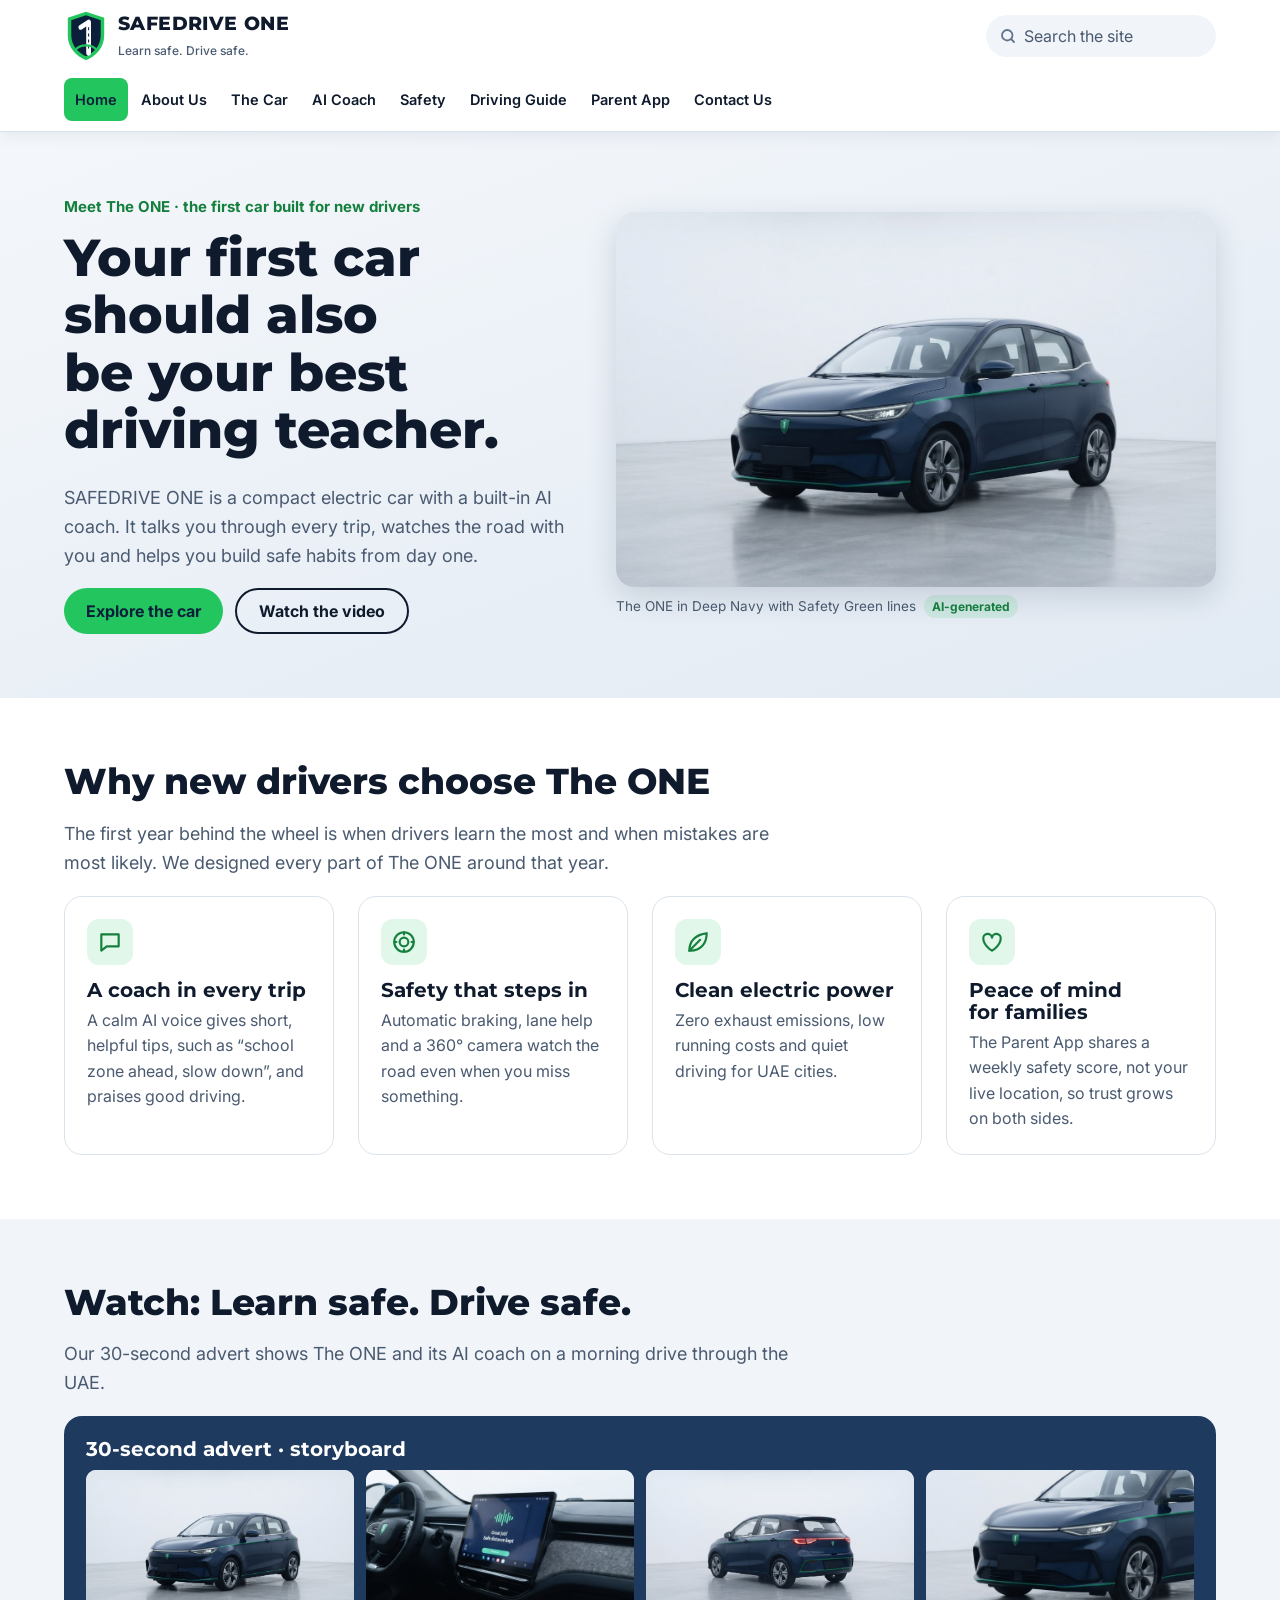
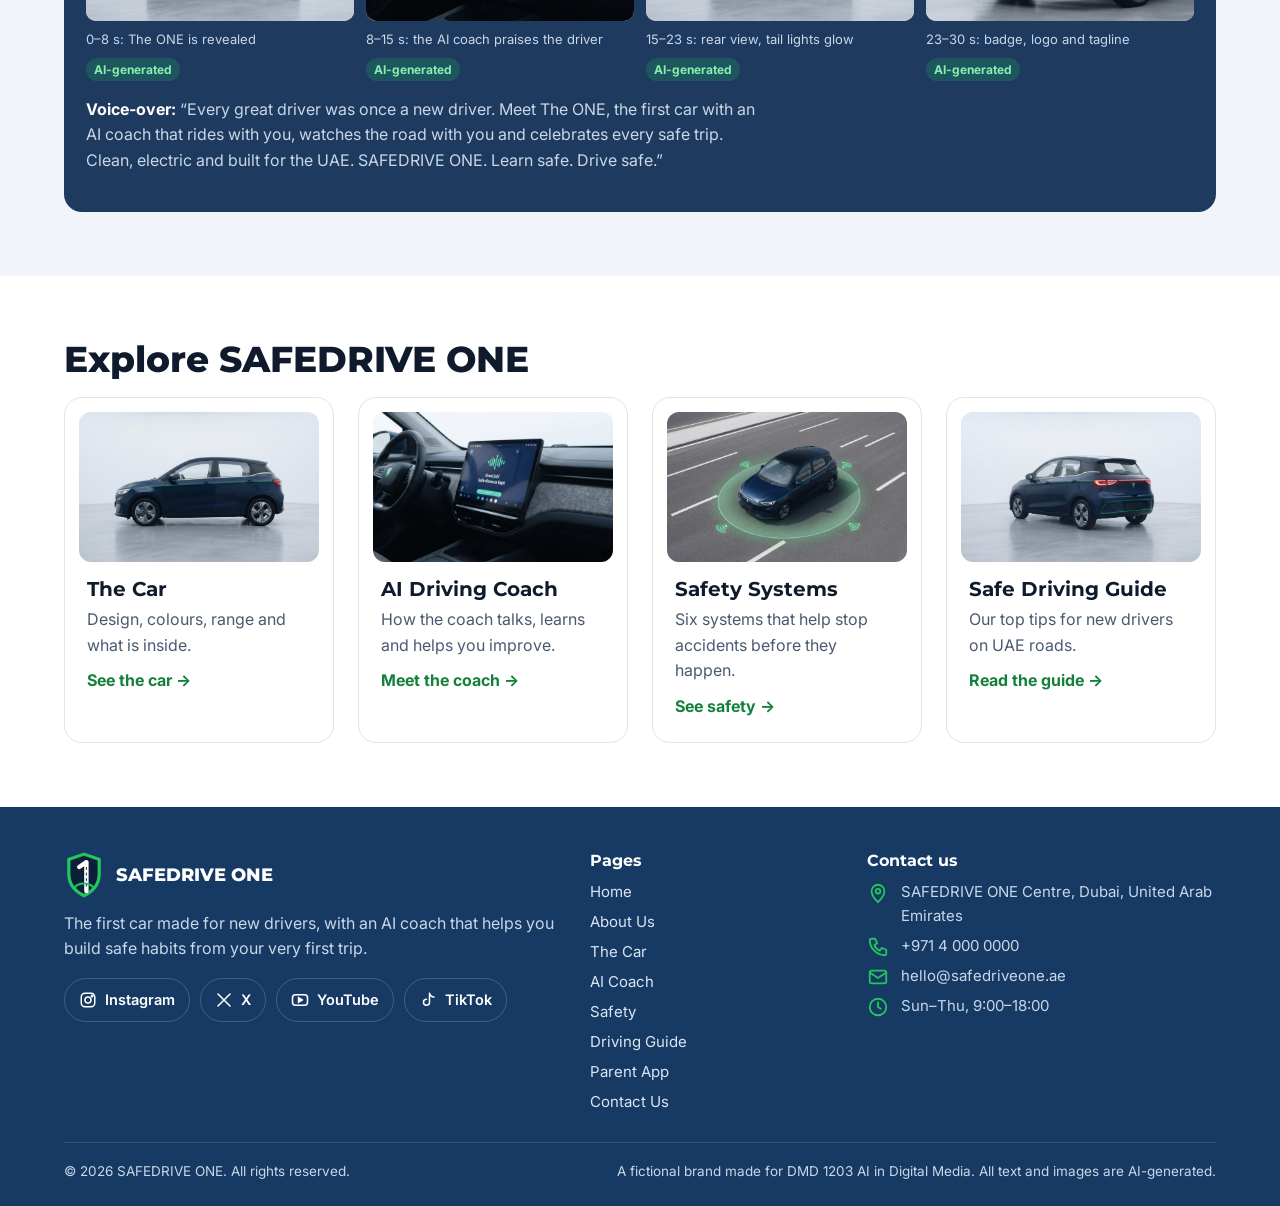
<file: index.html>
<!DOCTYPE html>
<html lang="en"><head><meta charset="utf-8"><meta name="viewport" content="width=device-width,initial-scale=1">
<title>Home | SAFEDRIVE ONE</title><meta name="description" content="SAFEDRIVE ONE is the first car made for new drivers, with an AI driving coach.">
<link rel="preconnect" href="https://fonts.googleapis.com"><link rel="preconnect" href="https://fonts.gstatic.com" crossorigin>
<link href="https://fonts.googleapis.com/css2?family=Inter:wght@400;500;600;700&family=Montserrat:wght@700;800&display=swap" rel="stylesheet">
<link rel="stylesheet" href="style.css">
<link rel="icon" href="data:image/svg+xml,<svg viewBox='0 0 100 120' xmlns='http://www.w3.org/2000/svg'><path d='M50 4 L92 18 V58 C92 88 72 106 50 116 C28 106 8 88 8 58 V18 Z' fill='%2322C55E'/><path d='M50 12 L84 23.5 V58 C84 83 67 98 50 107 C33 98 16 83 16 58 V23.5 Z' fill='%230B1F3A'/><path d='M38 40 L56 28 V100' fill='none' stroke='%23fff' stroke-width='11' stroke-linecap='round' stroke-linejoin='round'/><path d='M56 40 V92' stroke='%230B1F3A' stroke-width='2.4' stroke-dasharray='7 7'/><path d='M26 92 C36 78 64 78 74 92' fill='none' stroke='%2322C55E' stroke-width='5' stroke-linecap='round'/></svg>">
</head><body>
<header class="site-head"><div class="head-in">
<a class="brand" href="index.html" aria-label="SAFEDRIVE ONE home"><svg viewBox="0 0 100 120" aria-hidden="true"><path d="M50 4 L92 18 V58 C92 88 72 106 50 116 C28 106 8 88 8 58 V18 Z" fill="#22C55E"/><path d="M50 12 L84 23.5 V58 C84 83 67 98 50 107 C33 98 16 83 16 58 V23.5 Z" fill="#0B1F3A"/><path d="M38 40 L56 28 V100" fill="none" stroke="#fff" stroke-width="11" stroke-linecap="round" stroke-linejoin="round"/><path d="M56 40 V92" stroke="#0B1F3A" stroke-width="2.4" stroke-dasharray="7 7"/><path d="M26 92 C36 78 64 78 74 92" fill="none" stroke="#22C55E" stroke-width="5" stroke-linecap="round"/></svg><span><b>SAFEDRIVE ONE</b><small>Learn safe. Drive safe.</small></span></a>
<div class="search" role="search"><label for="q" style="position:absolute;left:-9999px">Search the site</label><svg viewBox="0 0 24 24" fill="none" stroke="#64748b" stroke-width="2.4" stroke-linecap="round"><circle cx="11" cy="11" r="7"/><path d="m20 20-4-4"/></svg><input id="q" type="search" placeholder="Search the site" autocomplete="off"><div class="results" id="results" aria-live="polite"></div></div>
<button class="menu-btn" aria-expanded="false" aria-controls="nav">Menu</button>
<nav class="nav" id="nav" aria-label="Main"><a href="index.html" aria-current=page>Home</a><a href="about.html">About Us</a><a href="the-car.html">The Car</a><a href="ai-coach.html">AI Coach</a><a href="safety.html">Safety</a><a href="driving-guide.html">Driving Guide</a><a href="parent-app.html">Parent App</a><a href="contact.html">Contact Us</a></nav>
</div></header>
<main>
<section class="band hero" id="top"><div class="wrap"><div class="fade"><div class="kicker">Meet The ONE · the first car built for new drivers</div><h1>Your first car should also be your best driving teacher.</h1><p>SAFEDRIVE ONE is a compact electric car with a built-in AI coach. It talks you through every trip, watches the road with you and helps you build safe habits from day one.</p><div class="btns"><a class="btn" href="the-car.html">Explore the car</a><a class="btn ghost" href="#video">Watch the video</a></div></div><figure class="ai "><div class="frame"><img src="images/one-front.jpg" alt="The ONE in Deep Navy with Safety Green lines" loading="lazy"></div><figcaption>The ONE in Deep Navy with Safety Green lines <span class="tag">AI-generated</span></figcaption></figure></div></section>
<section class="band" id="why"><div class="wrap">
<h2>Why new drivers choose The ONE</h2>
<p class="lead">The first year behind the wheel is when drivers learn the most and when mistakes are most likely. We designed every part of The ONE around that year.</p>
<div class="grid"><div class="card"><div class="ico"><svg viewBox="0 0 24 24" fill="none" stroke="#15803d" stroke-width="2" stroke-linejoin="round"><path d="M4 5h16v11H9l-5 4z"/></svg></div><h3>A coach in every trip</h3><p>A calm AI voice gives short, helpful tips, such as “school zone ahead, slow down”, and praises good driving.</p></div><div class="card"><div class="ico"><svg viewBox="0 0 24 24" fill="none" stroke="#15803d" stroke-width="2" stroke-linecap="round"><circle cx="12" cy="12" r="9"/><circle cx="12" cy="12" r="4"/><path d="M12 3v2M12 19v2M3 12h2M19 12h2"/></svg></div><h3>Safety that steps in</h3><p>Automatic braking, lane help and a 360° camera watch the road even when you miss something.</p></div><div class="card"><div class="ico"><svg viewBox="0 0 24 24" fill="none" stroke="#15803d" stroke-width="2" stroke-linecap="round"><path d="M4 20c0-9 6-15 16-16 0 10-6 16-15 16"/><path d="M4 20 14 10"/></svg></div><h3>Clean electric power</h3><p>Zero exhaust emissions, low running costs and quiet driving for UAE cities.</p></div><div class="card"><div class="ico"><svg viewBox="0 0 24 24" fill="none" stroke="#15803d" stroke-width="2" stroke-linejoin="round"><path d="M12 20s-8-5-8-11a4 4 0 0 1 8-1 4 4 0 0 1 8 1c0 6-8 11-8 11z"/></svg></div><h3>Peace of mind for families</h3><p>The Parent App shares a weekly safety score, not your live location, so trust grows on both sides.</p></div></div>
</div></section>
<section class="band soft" id="video"><div class="wrap">
<h2>Watch: Learn safe. Drive safe.</h2>
<p class="lead">Our 30-second advert shows The ONE and its AI coach on a morning drive through the UAE.</p>
<div class="video"><video controls preload="metadata" src="video/safedrive-ad.mp4" title="SAFEDRIVE ONE 30-second advert"></video>
<div class="vfall"><h3 style="color:#fff">30-second advert · storyboard</h3>
<div class="board">
<figure class="ai "><div class="frame"><img src="images/one-front.jpg" alt="0–8 s: The ONE is revealed" loading="lazy"></div><figcaption>0–8 s: The ONE is revealed <span class="tag">AI-generated</span></figcaption></figure>
<figure class="ai "><div class="frame"><img src="images/one-coach-screen.jpg" alt="8–15 s: the AI coach praises the driver" loading="lazy"></div><figcaption>8–15 s: the AI coach praises the driver <span class="tag">AI-generated</span></figcaption></figure>
<figure class="ai "><div class="frame"><img src="images/one-rear.jpg" alt="15–23 s: rear view, tail lights glow" loading="lazy"></div><figcaption>15–23 s: rear view, tail lights glow <span class="tag">AI-generated</span></figcaption></figure>
<figure class="ai "><div class="frame"><img src="images/one-front-detail.jpg" alt="23–30 s: badge, logo and tagline" loading="lazy"></div><figcaption>23–30 s: badge, logo and tagline <span class="tag">AI-generated</span></figcaption></figure>
</div>
<p style="margin-top:16px"><b style="color:#fff">Voice-over:</b> “Every great driver was once a new driver. Meet The ONE, the first car with an AI coach that rides with you, watches the road with you and celebrates every safe trip. Clean, electric and built for the UAE. SAFEDRIVE ONE. Learn safe. Drive safe.”</p>
</div></div>
</div></section>
<section class="band" id="explore"><div class="wrap">
<h2>Explore SAFEDRIVE ONE</h2>
<div class="grid">
<a class="card" href="the-car.html"><figure class="ai "><div class="frame"><img src="images/one-side.jpg" alt="The ONE, side view" loading="lazy"></div><figcaption>The ONE, side view <span class="tag">AI-generated</span></figcaption></figure><h3>The Car</h3><p>Design, colours, range and what is inside.</p><span class="more">See the car →</span></a>
<a class="card" href="ai-coach.html"><figure class="ai "><div class="frame"><img src="images/one-coach-screen.jpg" alt="The AI coach screen" loading="lazy"></div><figcaption>The AI coach screen <span class="tag">AI-generated</span></figcaption></figure><h3>AI Driving Coach</h3><p>How the coach talks, learns and helps you improve.</p><span class="more">Meet the coach →</span></a>
<a class="card" href="safety.html"><figure class="ai "><div class="frame"><img src="images/one-sensors.jpg" alt="Sensors watching every side" loading="lazy"></div><figcaption>Sensors watching every side <span class="tag">AI-generated</span></figcaption></figure><h3>Safety Systems</h3><p>Six systems that help stop accidents before they happen.</p><span class="more">See safety →</span></a>
<a class="card" href="driving-guide.html"><figure class="ai "><div class="frame"><img src="images/one-rear.jpg" alt="The ONE, ready for the road" loading="lazy"></div><figcaption>The ONE, ready for the road <span class="tag">AI-generated</span></figcaption></figure><h3>Safe Driving Guide</h3><p>Our top tips for new drivers on UAE roads.</p><span class="more">Read the guide →</span></a>
</div></div></section>
</main>
<footer class="site-foot"><div class="foot-in">
<div><div class="foot-brand"><svg viewBox="0 0 100 120" aria-hidden="true"><path d="M50 4 L92 18 V58 C92 88 72 106 50 116 C28 106 8 88 8 58 V18 Z" fill="#22C55E"/><path d="M50 12 L84 23.5 V58 C84 83 67 98 50 107 C33 98 16 83 16 58 V23.5 Z" fill="#0B1F3A"/><path d="M38 40 L56 28 V100" fill="none" stroke="#fff" stroke-width="11" stroke-linecap="round" stroke-linejoin="round"/><path d="M56 40 V92" stroke="#0B1F3A" stroke-width="2.4" stroke-dasharray="7 7"/><path d="M26 92 C36 78 64 78 74 92" fill="none" stroke="#22C55E" stroke-width="5" stroke-linecap="round"/></svg><b>SAFEDRIVE ONE</b></div><p>The first car made for new drivers, with an AI coach that helps you build safe habits from your very first trip.</p><div class="social"><a href="#" aria-label="SAFEDRIVE ONE on Instagram"><svg viewBox="0 0 24 24" fill="none" stroke="currentColor" stroke-width="2"><rect x="3" y="3" width="18" height="18" rx="5"/><circle cx="12" cy="12" r="4"/><circle cx="17.5" cy="6.5" r="1" fill="currentColor"/></svg>Instagram</a><a href="#" aria-label="SAFEDRIVE ONE on X"><svg viewBox="0 0 24 24" fill="none" stroke="currentColor" stroke-width="2" stroke-linecap="round"><path d="M4 4l16 16M20 4 4 20"/></svg>X</a><a href="#" aria-label="SAFEDRIVE ONE on YouTube"><svg viewBox="0 0 24 24" fill="none" stroke="currentColor" stroke-width="2"><rect x="2" y="5" width="20" height="14" rx="4"/><path d="m10 9 5 3-5 3z" fill="currentColor"/></svg>YouTube</a><a href="#" aria-label="SAFEDRIVE ONE on TikTok"><svg viewBox="0 0 24 24" fill="none" stroke="currentColor" stroke-width="2" stroke-linecap="round"><path d="M14 3v12a4 4 0 1 1-4-4M14 3c1 3 3 5 6 5"/></svg>TikTok</a></div></div>
<div><h4>Pages</h4><ul><li><a href="index.html">Home</a></li><li><a href="about.html">About Us</a></li><li><a href="the-car.html">The Car</a></li><li><a href="ai-coach.html">AI Coach</a></li><li><a href="safety.html">Safety</a></li><li><a href="driving-guide.html">Driving Guide</a></li><li><a href="parent-app.html">Parent App</a></li><li><a href="contact.html">Contact Us</a></li></ul></div>
<div><h4>Contact us</h4><ul class="contact-list">
<li><svg viewBox="0 0 24 24" fill="none" stroke="#22C55E" stroke-width="2"><path d="M12 22s7-7 7-12a7 7 0 0 0-14 0c0 5 7 12 7 12z"/><circle cx="12" cy="10" r="2.5"/></svg><span>SAFEDRIVE ONE Centre, Dubai, United Arab Emirates</span></li>
<li><svg viewBox="0 0 24 24" fill="none" stroke="#22C55E" stroke-width="2" stroke-linejoin="round"><path d="M5 3h4l2 5-3 2a11 11 0 0 0 6 6l2-3 5 2v4a2 2 0 0 1-2 2A17 17 0 0 1 3 5a2 2 0 0 1 2-2z"/></svg><span>+971 4 000 0000</span></li>
<li><svg viewBox="0 0 24 24" fill="none" stroke="#22C55E" stroke-width="2"><rect x="3" y="5" width="18" height="14" rx="2"/><path d="m3 7 9 6 9-6"/></svg><span>hello@safedriveone.ae</span></li>
<li><svg viewBox="0 0 24 24" fill="none" stroke="#22C55E" stroke-width="2" stroke-linecap="round"><circle cx="12" cy="12" r="9"/><path d="M12 7v5l3 2"/></svg><span>Sun–Thu, 9:00–18:00</span></li></ul></div>
</div>
<div class="copy"><span>© 2026 SAFEDRIVE ONE. All rights reserved.</span><span>A fictional brand made for DMD 1203 AI in Digital Media. All text and images are AI-generated.</span></div>
</footer>
<script src="search-index.js"></script>
<script src="script.js"></script>
</body></html>
</file>
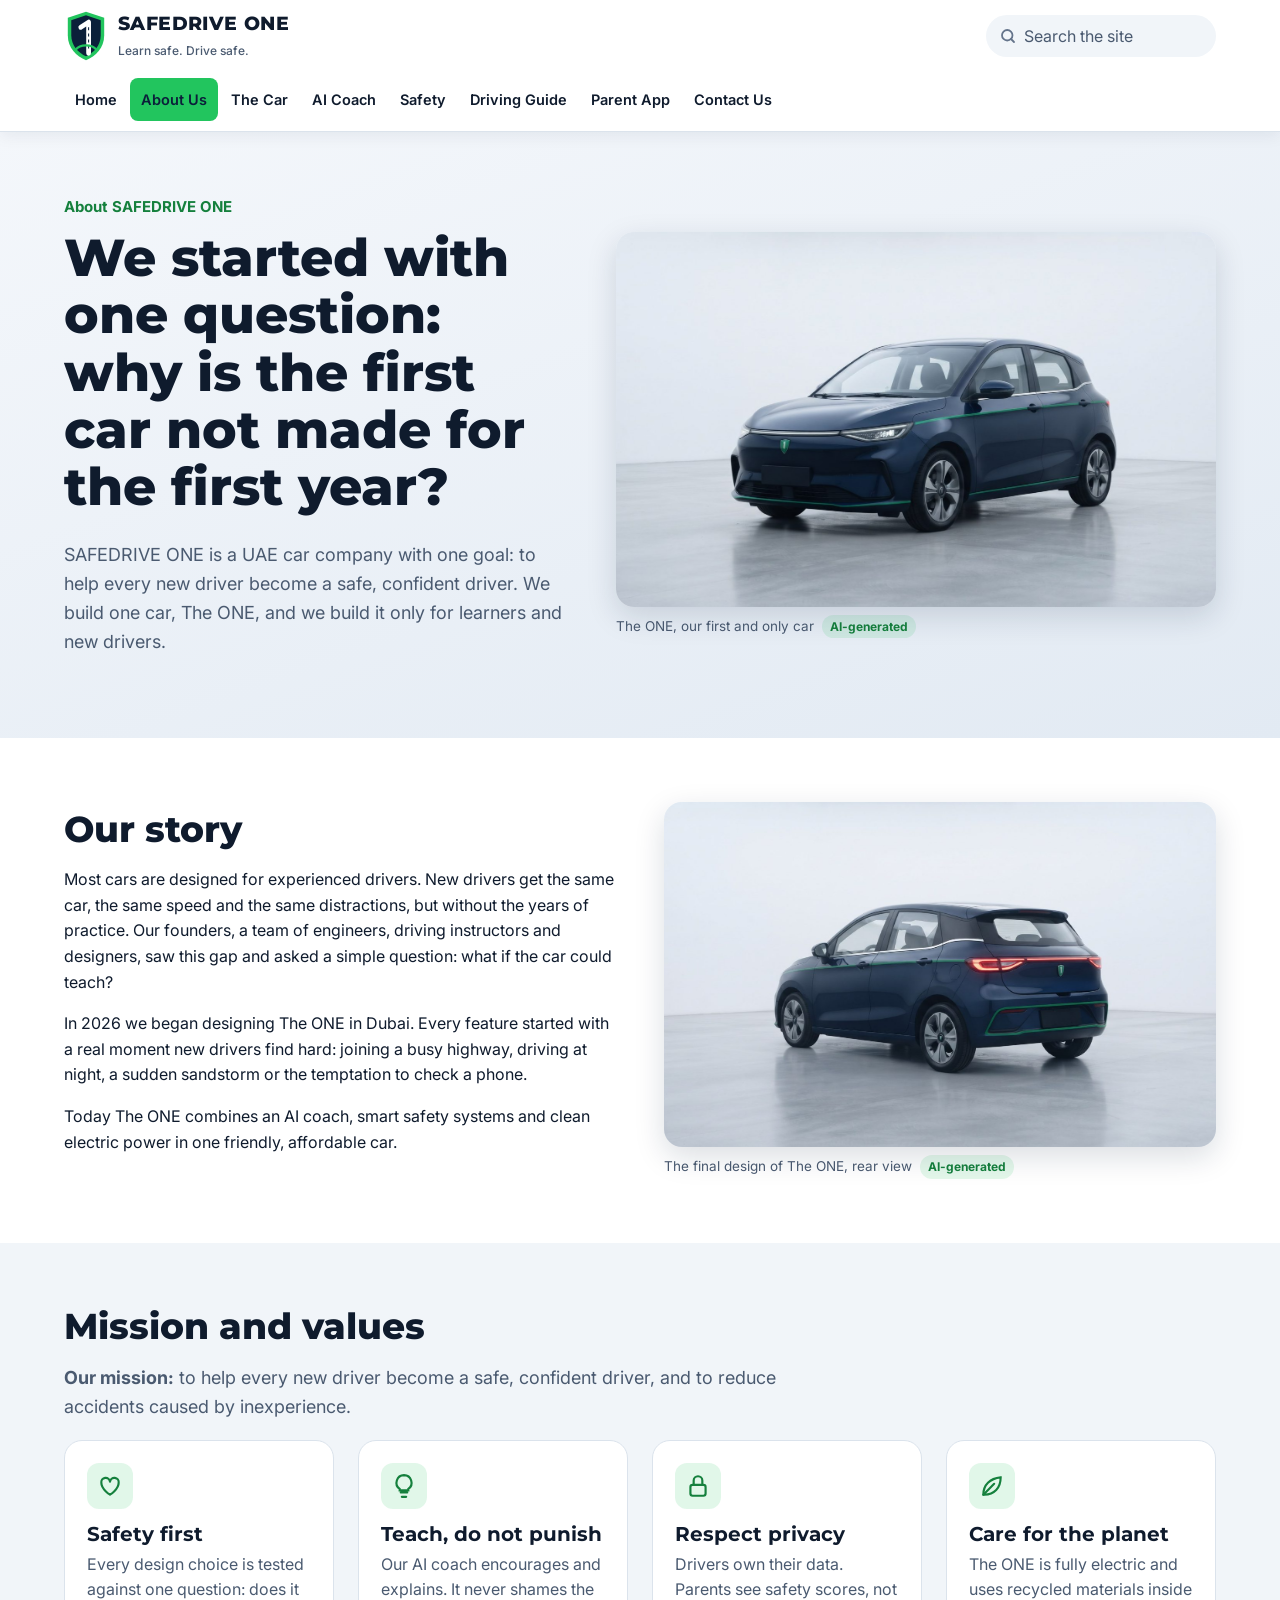
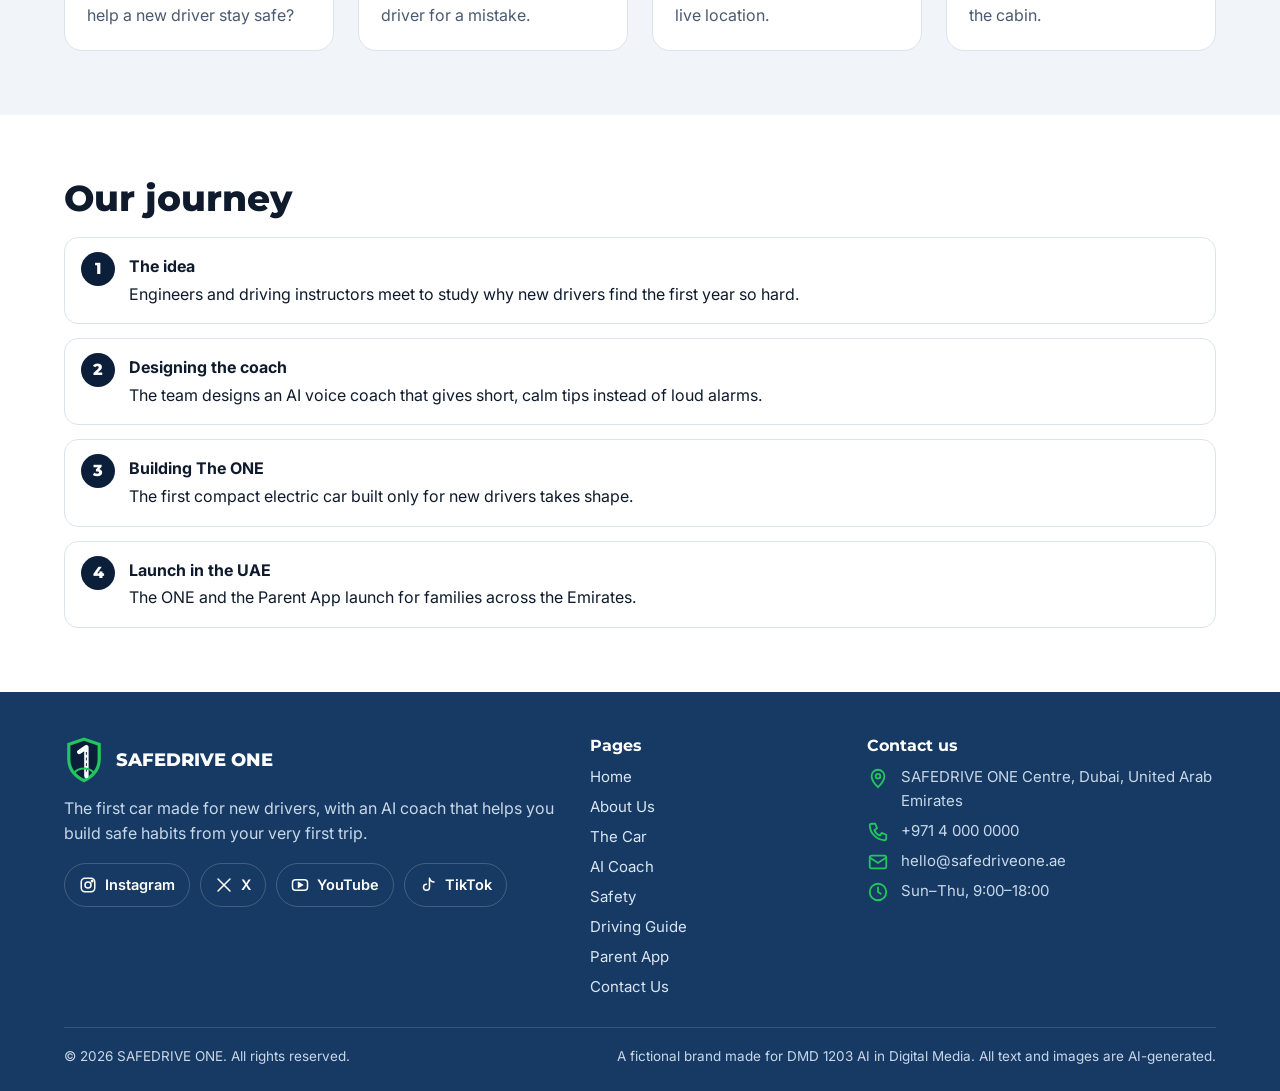
<file: about.html>
<!DOCTYPE html>
<html lang="en"><head><meta charset="utf-8"><meta name="viewport" content="width=device-width,initial-scale=1">
<title>About Us | SAFEDRIVE ONE</title><meta name="description" content="The story and mission of SAFEDRIVE ONE.">
<link rel="preconnect" href="https://fonts.googleapis.com"><link rel="preconnect" href="https://fonts.gstatic.com" crossorigin>
<link href="https://fonts.googleapis.com/css2?family=Inter:wght@400;500;600;700&family=Montserrat:wght@700;800&display=swap" rel="stylesheet">
<link rel="stylesheet" href="style.css">
<link rel="icon" href="data:image/svg+xml,<svg viewBox='0 0 100 120' xmlns='http://www.w3.org/2000/svg'><path d='M50 4 L92 18 V58 C92 88 72 106 50 116 C28 106 8 88 8 58 V18 Z' fill='%2322C55E'/><path d='M50 12 L84 23.5 V58 C84 83 67 98 50 107 C33 98 16 83 16 58 V23.5 Z' fill='%230B1F3A'/><path d='M38 40 L56 28 V100' fill='none' stroke='%23fff' stroke-width='11' stroke-linecap='round' stroke-linejoin='round'/><path d='M56 40 V92' stroke='%230B1F3A' stroke-width='2.4' stroke-dasharray='7 7'/><path d='M26 92 C36 78 64 78 74 92' fill='none' stroke='%2322C55E' stroke-width='5' stroke-linecap='round'/></svg>">
</head><body>
<header class="site-head"><div class="head-in">
<a class="brand" href="index.html" aria-label="SAFEDRIVE ONE home"><svg viewBox="0 0 100 120" aria-hidden="true"><path d="M50 4 L92 18 V58 C92 88 72 106 50 116 C28 106 8 88 8 58 V18 Z" fill="#22C55E"/><path d="M50 12 L84 23.5 V58 C84 83 67 98 50 107 C33 98 16 83 16 58 V23.5 Z" fill="#0B1F3A"/><path d="M38 40 L56 28 V100" fill="none" stroke="#fff" stroke-width="11" stroke-linecap="round" stroke-linejoin="round"/><path d="M56 40 V92" stroke="#0B1F3A" stroke-width="2.4" stroke-dasharray="7 7"/><path d="M26 92 C36 78 64 78 74 92" fill="none" stroke="#22C55E" stroke-width="5" stroke-linecap="round"/></svg><span><b>SAFEDRIVE ONE</b><small>Learn safe. Drive safe.</small></span></a>
<div class="search" role="search"><label for="q" style="position:absolute;left:-9999px">Search the site</label><svg viewBox="0 0 24 24" fill="none" stroke="#64748b" stroke-width="2.4" stroke-linecap="round"><circle cx="11" cy="11" r="7"/><path d="m20 20-4-4"/></svg><input id="q" type="search" placeholder="Search the site" autocomplete="off"><div class="results" id="results" aria-live="polite"></div></div>
<button class="menu-btn" aria-expanded="false" aria-controls="nav">Menu</button>
<nav class="nav" id="nav" aria-label="Main"><a href="index.html">Home</a><a href="about.html" aria-current=page>About Us</a><a href="the-car.html">The Car</a><a href="ai-coach.html">AI Coach</a><a href="safety.html">Safety</a><a href="driving-guide.html">Driving Guide</a><a href="parent-app.html">Parent App</a><a href="contact.html">Contact Us</a></nav>
</div></header>
<main>
<section class="band hero" id="top"><div class="wrap"><div class="fade"><div class="kicker">About SAFEDRIVE ONE</div><h1>We started with one question: why is the first car not made for the first year?</h1><p>SAFEDRIVE ONE is a UAE car company with one goal: to help every new driver become a safe, confident driver. We build one car, The ONE, and we build it only for learners and new drivers.</p></div><figure class="ai "><div class="frame"><img src="images/one-front.jpg" alt="The ONE, our first and only car" loading="lazy"></div><figcaption>The ONE, our first and only car <span class="tag">AI-generated</span></figcaption></figure></div></section>
<section class="band" id="story"><div class="wrap two">
<div><h2>Our story</h2>
<p>Most cars are designed for experienced drivers. New drivers get the same car, the same speed and the same distractions, but without the years of practice. Our founders, a team of engineers, driving instructors and designers, saw this gap and asked a simple question: what if the car could teach?</p>
<p>In 2026 we began designing The ONE in Dubai. Every feature started with a real moment new drivers find hard: joining a busy highway, driving at night, a sudden sandstorm or the temptation to check a phone.</p>
<p>Today The ONE combines an AI coach, smart safety systems and clean electric power in one friendly, affordable car.</p></div>
<figure class="ai "><div class="frame"><img src="images/one-rear.jpg" alt="The final design of The ONE, rear view" loading="lazy"></div><figcaption>The final design of The ONE, rear view <span class="tag">AI-generated</span></figcaption></figure>
</div></section>
<section class="band soft" id="mission"><div class="wrap">
<h2>Mission and values</h2>
<p class="lead"><b>Our mission:</b> to help every new driver become a safe, confident driver, and to reduce accidents caused by inexperience.</p>
<div class="grid"><div class="card"><div class="ico"><svg viewBox="0 0 24 24" fill="none" stroke="#15803d" stroke-width="2" stroke-linejoin="round"><path d="M12 20s-8-5-8-11a4 4 0 0 1 8-1 4 4 0 0 1 8 1c0 6-8 11-8 11z"/></svg></div><h3>Safety first</h3><p>Every design choice is tested against one question: does it help a new driver stay safe?</p></div><div class="card"><div class="ico"><svg viewBox="0 0 24 24" fill="none" stroke="#15803d" stroke-width="2" stroke-linecap="round"><path d="M9 18h6M10 22h4M12 2a7 7 0 0 0-4 12.7V16h8v-1.3A7 7 0 0 0 12 2z"/></svg></div><h3>Teach, do not punish</h3><p>Our AI coach encourages and explains. It never shames the driver for a mistake.</p></div><div class="card"><div class="ico"><svg viewBox="0 0 24 24" fill="none" stroke="#15803d" stroke-width="2"><rect x="5" y="11" width="14" height="10" rx="2"/><path d="M8 11V7a4 4 0 0 1 8 0v4"/></svg></div><h3>Respect privacy</h3><p>Drivers own their data. Parents see safety scores, not live location.</p></div><div class="card"><div class="ico"><svg viewBox="0 0 24 24" fill="none" stroke="#15803d" stroke-width="2" stroke-linecap="round"><path d="M4 20c0-9 6-15 16-16 0 10-6 16-15 16"/><path d="M4 20 14 10"/></svg></div><h3>Care for the planet</h3><p>The ONE is fully electric and uses recycled materials inside the cabin.</p></div></div>
</div></section>
<section class="band" id="journey"><div class="wrap">
<h2>Our journey</h2>
<ol class="steps">
<li><b>The idea</b>Engineers and driving instructors meet to study why new drivers find the first year so hard.</li>
<li><b>Designing the coach</b>The team designs an AI voice coach that gives short, calm tips instead of loud alarms.</li>
<li><b>Building The ONE</b>The first compact electric car built only for new drivers takes shape.</li>
<li><b>Launch in the UAE</b>The ONE and the Parent App launch for families across the Emirates.</li>
</ol></div></section>
</main>
<footer class="site-foot"><div class="foot-in">
<div><div class="foot-brand"><svg viewBox="0 0 100 120" aria-hidden="true"><path d="M50 4 L92 18 V58 C92 88 72 106 50 116 C28 106 8 88 8 58 V18 Z" fill="#22C55E"/><path d="M50 12 L84 23.5 V58 C84 83 67 98 50 107 C33 98 16 83 16 58 V23.5 Z" fill="#0B1F3A"/><path d="M38 40 L56 28 V100" fill="none" stroke="#fff" stroke-width="11" stroke-linecap="round" stroke-linejoin="round"/><path d="M56 40 V92" stroke="#0B1F3A" stroke-width="2.4" stroke-dasharray="7 7"/><path d="M26 92 C36 78 64 78 74 92" fill="none" stroke="#22C55E" stroke-width="5" stroke-linecap="round"/></svg><b>SAFEDRIVE ONE</b></div><p>The first car made for new drivers, with an AI coach that helps you build safe habits from your very first trip.</p><div class="social"><a href="#" aria-label="SAFEDRIVE ONE on Instagram"><svg viewBox="0 0 24 24" fill="none" stroke="currentColor" stroke-width="2"><rect x="3" y="3" width="18" height="18" rx="5"/><circle cx="12" cy="12" r="4"/><circle cx="17.5" cy="6.5" r="1" fill="currentColor"/></svg>Instagram</a><a href="#" aria-label="SAFEDRIVE ONE on X"><svg viewBox="0 0 24 24" fill="none" stroke="currentColor" stroke-width="2" stroke-linecap="round"><path d="M4 4l16 16M20 4 4 20"/></svg>X</a><a href="#" aria-label="SAFEDRIVE ONE on YouTube"><svg viewBox="0 0 24 24" fill="none" stroke="currentColor" stroke-width="2"><rect x="2" y="5" width="20" height="14" rx="4"/><path d="m10 9 5 3-5 3z" fill="currentColor"/></svg>YouTube</a><a href="#" aria-label="SAFEDRIVE ONE on TikTok"><svg viewBox="0 0 24 24" fill="none" stroke="currentColor" stroke-width="2" stroke-linecap="round"><path d="M14 3v12a4 4 0 1 1-4-4M14 3c1 3 3 5 6 5"/></svg>TikTok</a></div></div>
<div><h4>Pages</h4><ul><li><a href="index.html">Home</a></li><li><a href="about.html">About Us</a></li><li><a href="the-car.html">The Car</a></li><li><a href="ai-coach.html">AI Coach</a></li><li><a href="safety.html">Safety</a></li><li><a href="driving-guide.html">Driving Guide</a></li><li><a href="parent-app.html">Parent App</a></li><li><a href="contact.html">Contact Us</a></li></ul></div>
<div><h4>Contact us</h4><ul class="contact-list">
<li><svg viewBox="0 0 24 24" fill="none" stroke="#22C55E" stroke-width="2"><path d="M12 22s7-7 7-12a7 7 0 0 0-14 0c0 5 7 12 7 12z"/><circle cx="12" cy="10" r="2.5"/></svg><span>SAFEDRIVE ONE Centre, Dubai, United Arab Emirates</span></li>
<li><svg viewBox="0 0 24 24" fill="none" stroke="#22C55E" stroke-width="2" stroke-linejoin="round"><path d="M5 3h4l2 5-3 2a11 11 0 0 0 6 6l2-3 5 2v4a2 2 0 0 1-2 2A17 17 0 0 1 3 5a2 2 0 0 1 2-2z"/></svg><span>+971 4 000 0000</span></li>
<li><svg viewBox="0 0 24 24" fill="none" stroke="#22C55E" stroke-width="2"><rect x="3" y="5" width="18" height="14" rx="2"/><path d="m3 7 9 6 9-6"/></svg><span>hello@safedriveone.ae</span></li>
<li><svg viewBox="0 0 24 24" fill="none" stroke="#22C55E" stroke-width="2" stroke-linecap="round"><circle cx="12" cy="12" r="9"/><path d="M12 7v5l3 2"/></svg><span>Sun–Thu, 9:00–18:00</span></li></ul></div>
</div>
<div class="copy"><span>© 2026 SAFEDRIVE ONE. All rights reserved.</span><span>A fictional brand made for DMD 1203 AI in Digital Media. All text and images are AI-generated.</span></div>
</footer>
<script src="search-index.js"></script>
<script src="script.js"></script>
</body></html>
</file>
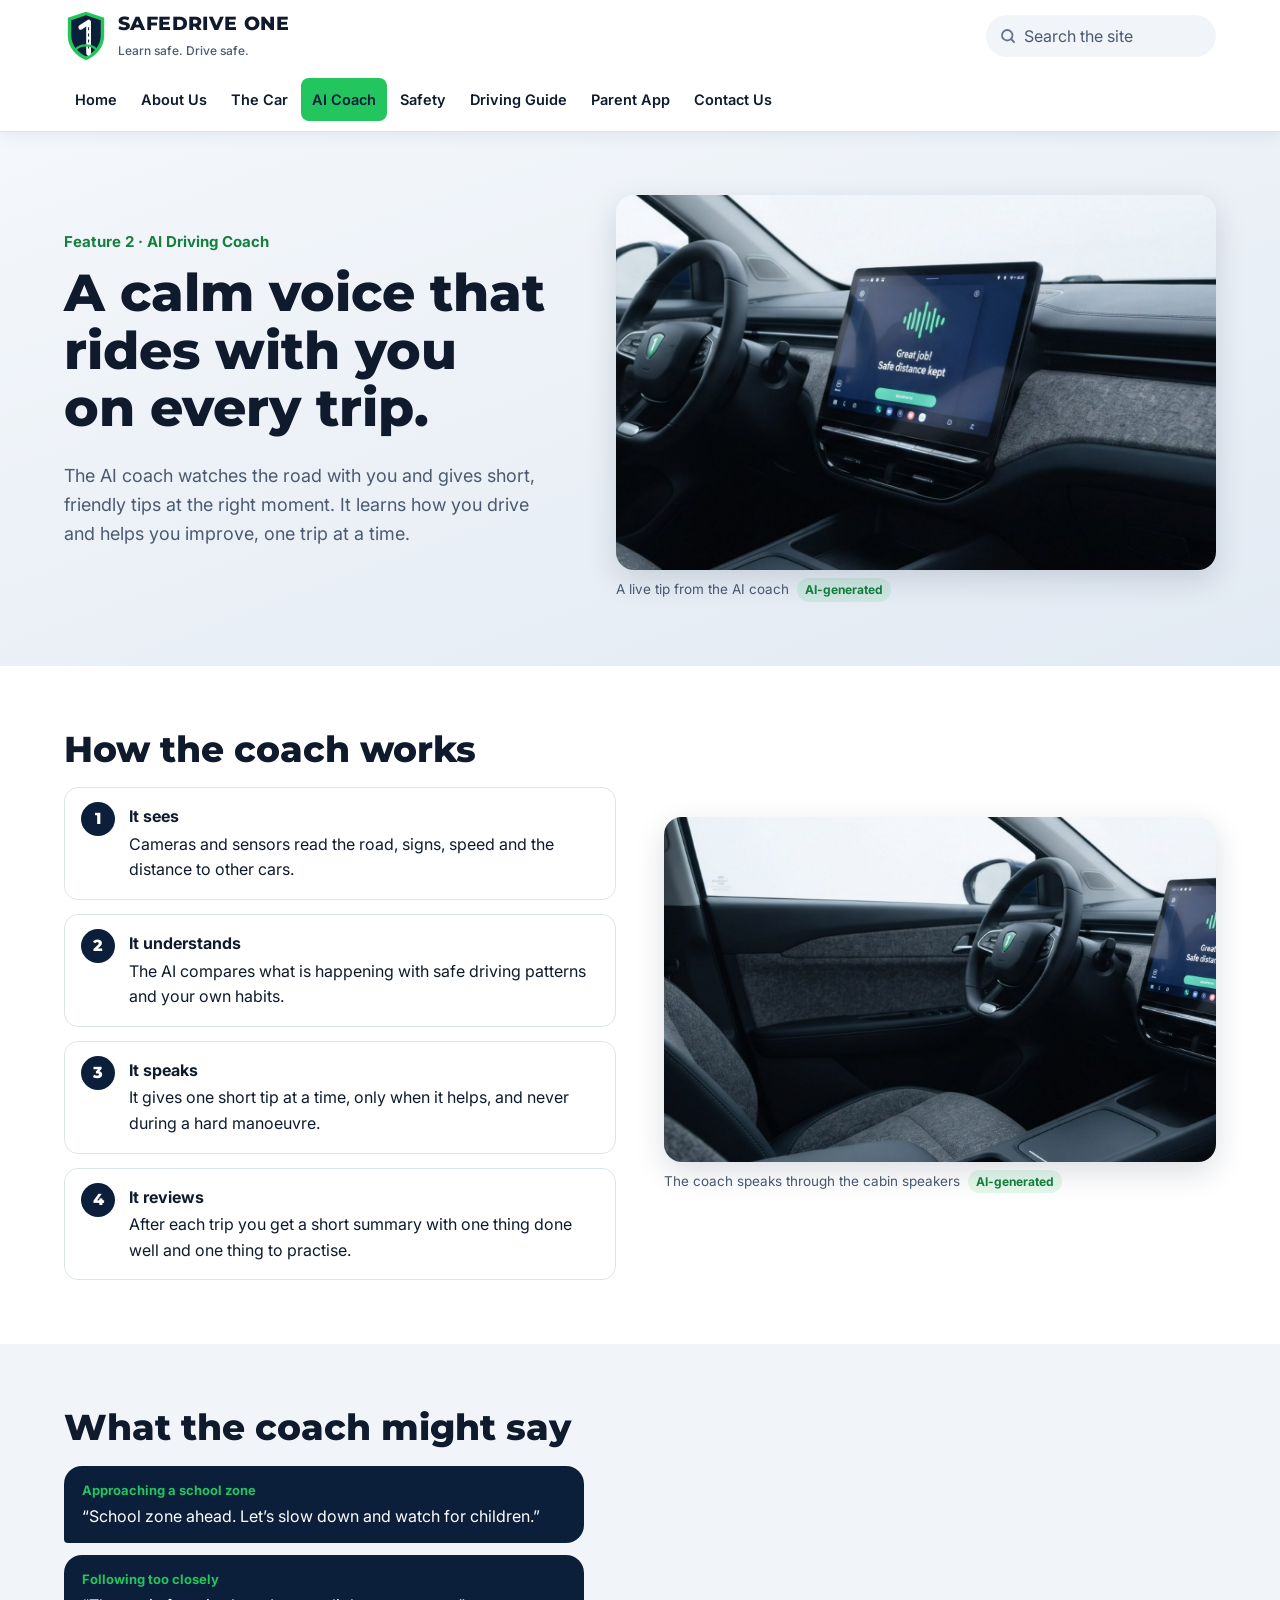
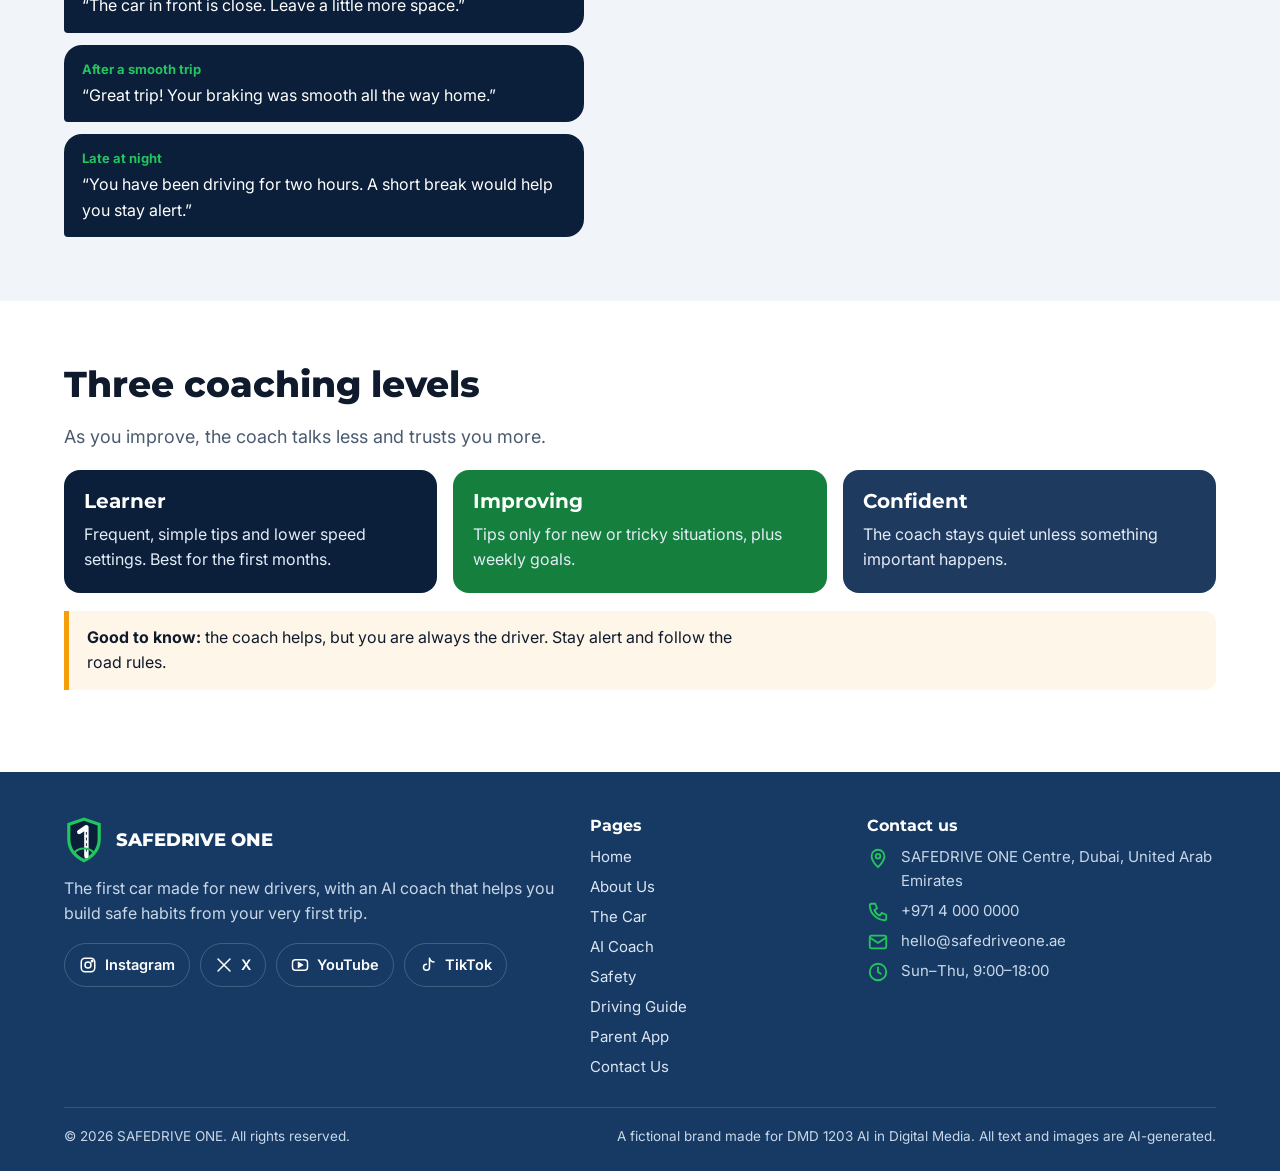
<file: ai-coach.html>
<!DOCTYPE html>
<html lang="en"><head><meta charset="utf-8"><meta name="viewport" content="width=device-width,initial-scale=1">
<title>AI Coach | SAFEDRIVE ONE</title><meta name="description" content="How the SAFEDRIVE ONE AI driving coach helps new drivers.">
<link rel="preconnect" href="https://fonts.googleapis.com"><link rel="preconnect" href="https://fonts.gstatic.com" crossorigin>
<link href="https://fonts.googleapis.com/css2?family=Inter:wght@400;500;600;700&family=Montserrat:wght@700;800&display=swap" rel="stylesheet">
<link rel="stylesheet" href="style.css">
<link rel="icon" href="data:image/svg+xml,<svg viewBox='0 0 100 120' xmlns='http://www.w3.org/2000/svg'><path d='M50 4 L92 18 V58 C92 88 72 106 50 116 C28 106 8 88 8 58 V18 Z' fill='%2322C55E'/><path d='M50 12 L84 23.5 V58 C84 83 67 98 50 107 C33 98 16 83 16 58 V23.5 Z' fill='%230B1F3A'/><path d='M38 40 L56 28 V100' fill='none' stroke='%23fff' stroke-width='11' stroke-linecap='round' stroke-linejoin='round'/><path d='M56 40 V92' stroke='%230B1F3A' stroke-width='2.4' stroke-dasharray='7 7'/><path d='M26 92 C36 78 64 78 74 92' fill='none' stroke='%2322C55E' stroke-width='5' stroke-linecap='round'/></svg>">
</head><body>
<header class="site-head"><div class="head-in">
<a class="brand" href="index.html" aria-label="SAFEDRIVE ONE home"><svg viewBox="0 0 100 120" aria-hidden="true"><path d="M50 4 L92 18 V58 C92 88 72 106 50 116 C28 106 8 88 8 58 V18 Z" fill="#22C55E"/><path d="M50 12 L84 23.5 V58 C84 83 67 98 50 107 C33 98 16 83 16 58 V23.5 Z" fill="#0B1F3A"/><path d="M38 40 L56 28 V100" fill="none" stroke="#fff" stroke-width="11" stroke-linecap="round" stroke-linejoin="round"/><path d="M56 40 V92" stroke="#0B1F3A" stroke-width="2.4" stroke-dasharray="7 7"/><path d="M26 92 C36 78 64 78 74 92" fill="none" stroke="#22C55E" stroke-width="5" stroke-linecap="round"/></svg><span><b>SAFEDRIVE ONE</b><small>Learn safe. Drive safe.</small></span></a>
<div class="search" role="search"><label for="q" style="position:absolute;left:-9999px">Search the site</label><svg viewBox="0 0 24 24" fill="none" stroke="#64748b" stroke-width="2.4" stroke-linecap="round"><circle cx="11" cy="11" r="7"/><path d="m20 20-4-4"/></svg><input id="q" type="search" placeholder="Search the site" autocomplete="off"><div class="results" id="results" aria-live="polite"></div></div>
<button class="menu-btn" aria-expanded="false" aria-controls="nav">Menu</button>
<nav class="nav" id="nav" aria-label="Main"><a href="index.html">Home</a><a href="about.html">About Us</a><a href="the-car.html">The Car</a><a href="ai-coach.html" aria-current=page>AI Coach</a><a href="safety.html">Safety</a><a href="driving-guide.html">Driving Guide</a><a href="parent-app.html">Parent App</a><a href="contact.html">Contact Us</a></nav>
</div></header>
<main>
<section class="band hero" id="top"><div class="wrap"><div class="fade"><div class="kicker">Feature 2 · AI Driving Coach</div><h1>A calm voice that rides with you on every trip.</h1><p>The AI coach watches the road with you and gives short, friendly tips at the right moment. It learns how you drive and helps you improve, one trip at a time.</p></div><figure class="ai "><div class="frame"><img src="images/one-coach-screen.jpg" alt="A live tip from the AI coach" loading="lazy"></div><figcaption>A live tip from the AI coach <span class="tag">AI-generated</span></figcaption></figure></div></section>
<section class="band" id="how"><div class="wrap two">
<div><h2>How the coach works</h2>
<ol class="steps">
<li><b>It sees</b>Cameras and sensors read the road, signs, speed and the distance to other cars.</li>
<li><b>It understands</b>The AI compares what is happening with safe driving patterns and your own habits.</li>
<li><b>It speaks</b>It gives one short tip at a time, only when it helps, and never during a hard manoeuvre.</li>
<li><b>It reviews</b>After each trip you get a short summary with one thing done well and one thing to practise.</li>
</ol></div>
<figure class="ai "><div class="frame"><img src="images/one-cabin.jpg" alt="The coach speaks through the cabin speakers" loading="lazy"></div><figcaption>The coach speaks through the cabin speakers <span class="tag">AI-generated</span></figcaption></figure>
</div></section>
<section class="band soft" id="examples"><div class="wrap">
<h2>What the coach might say</h2>
<div class="bubbles">
<div class="bubble"><small>Approaching a school zone</small>“School zone ahead. Let’s slow down and watch for children.”</div>
<div class="bubble"><small>Following too closely</small>“The car in front is close. Leave a little more space.”</div>
<div class="bubble"><small>After a smooth trip</small>“Great trip! Your braking was smooth all the way home.”</div>
<div class="bubble"><small>Late at night</small>“You have been driving for two hours. A short break would help you stay alert.”</div>
</div></div></section>
<section class="band" id="levels"><div class="wrap">
<h2>Three coaching levels</h2>
<p class="lead">As you improve, the coach talks less and trusts you more.</p>
<div class="levels">
<div class="level" style="background:#0B1F3A"><h3 style="color:#fff">Learner</h3><p>Frequent, simple tips and lower speed settings. Best for the first months.</p></div>
<div class="level" style="background:#15803d"><h3 style="color:#fff">Improving</h3><p>Tips only for new or tricky situations, plus weekly goals.</p></div>
<div class="level" style="background:#1e3a5f"><h3 style="color:#fff">Confident</h3><p>The coach stays quiet unless something important happens.</p></div>
</div>
<div class="note"><p><b>Good to know:</b> the coach helps, but you are always the driver. Stay alert and follow the road rules.</p></div>
</div></section>
</main>
<footer class="site-foot"><div class="foot-in">
<div><div class="foot-brand"><svg viewBox="0 0 100 120" aria-hidden="true"><path d="M50 4 L92 18 V58 C92 88 72 106 50 116 C28 106 8 88 8 58 V18 Z" fill="#22C55E"/><path d="M50 12 L84 23.5 V58 C84 83 67 98 50 107 C33 98 16 83 16 58 V23.5 Z" fill="#0B1F3A"/><path d="M38 40 L56 28 V100" fill="none" stroke="#fff" stroke-width="11" stroke-linecap="round" stroke-linejoin="round"/><path d="M56 40 V92" stroke="#0B1F3A" stroke-width="2.4" stroke-dasharray="7 7"/><path d="M26 92 C36 78 64 78 74 92" fill="none" stroke="#22C55E" stroke-width="5" stroke-linecap="round"/></svg><b>SAFEDRIVE ONE</b></div><p>The first car made for new drivers, with an AI coach that helps you build safe habits from your very first trip.</p><div class="social"><a href="#" aria-label="SAFEDRIVE ONE on Instagram"><svg viewBox="0 0 24 24" fill="none" stroke="currentColor" stroke-width="2"><rect x="3" y="3" width="18" height="18" rx="5"/><circle cx="12" cy="12" r="4"/><circle cx="17.5" cy="6.5" r="1" fill="currentColor"/></svg>Instagram</a><a href="#" aria-label="SAFEDRIVE ONE on X"><svg viewBox="0 0 24 24" fill="none" stroke="currentColor" stroke-width="2" stroke-linecap="round"><path d="M4 4l16 16M20 4 4 20"/></svg>X</a><a href="#" aria-label="SAFEDRIVE ONE on YouTube"><svg viewBox="0 0 24 24" fill="none" stroke="currentColor" stroke-width="2"><rect x="2" y="5" width="20" height="14" rx="4"/><path d="m10 9 5 3-5 3z" fill="currentColor"/></svg>YouTube</a><a href="#" aria-label="SAFEDRIVE ONE on TikTok"><svg viewBox="0 0 24 24" fill="none" stroke="currentColor" stroke-width="2" stroke-linecap="round"><path d="M14 3v12a4 4 0 1 1-4-4M14 3c1 3 3 5 6 5"/></svg>TikTok</a></div></div>
<div><h4>Pages</h4><ul><li><a href="index.html">Home</a></li><li><a href="about.html">About Us</a></li><li><a href="the-car.html">The Car</a></li><li><a href="ai-coach.html">AI Coach</a></li><li><a href="safety.html">Safety</a></li><li><a href="driving-guide.html">Driving Guide</a></li><li><a href="parent-app.html">Parent App</a></li><li><a href="contact.html">Contact Us</a></li></ul></div>
<div><h4>Contact us</h4><ul class="contact-list">
<li><svg viewBox="0 0 24 24" fill="none" stroke="#22C55E" stroke-width="2"><path d="M12 22s7-7 7-12a7 7 0 0 0-14 0c0 5 7 12 7 12z"/><circle cx="12" cy="10" r="2.5"/></svg><span>SAFEDRIVE ONE Centre, Dubai, United Arab Emirates</span></li>
<li><svg viewBox="0 0 24 24" fill="none" stroke="#22C55E" stroke-width="2" stroke-linejoin="round"><path d="M5 3h4l2 5-3 2a11 11 0 0 0 6 6l2-3 5 2v4a2 2 0 0 1-2 2A17 17 0 0 1 3 5a2 2 0 0 1 2-2z"/></svg><span>+971 4 000 0000</span></li>
<li><svg viewBox="0 0 24 24" fill="none" stroke="#22C55E" stroke-width="2"><rect x="3" y="5" width="18" height="14" rx="2"/><path d="m3 7 9 6 9-6"/></svg><span>hello@safedriveone.ae</span></li>
<li><svg viewBox="0 0 24 24" fill="none" stroke="#22C55E" stroke-width="2" stroke-linecap="round"><circle cx="12" cy="12" r="9"/><path d="M12 7v5l3 2"/></svg><span>Sun–Thu, 9:00–18:00</span></li></ul></div>
</div>
<div class="copy"><span>© 2026 SAFEDRIVE ONE. All rights reserved.</span><span>A fictional brand made for DMD 1203 AI in Digital Media. All text and images are AI-generated.</span></div>
</footer>
<script src="search-index.js"></script>
<script src="script.js"></script>
</body></html>
</file>
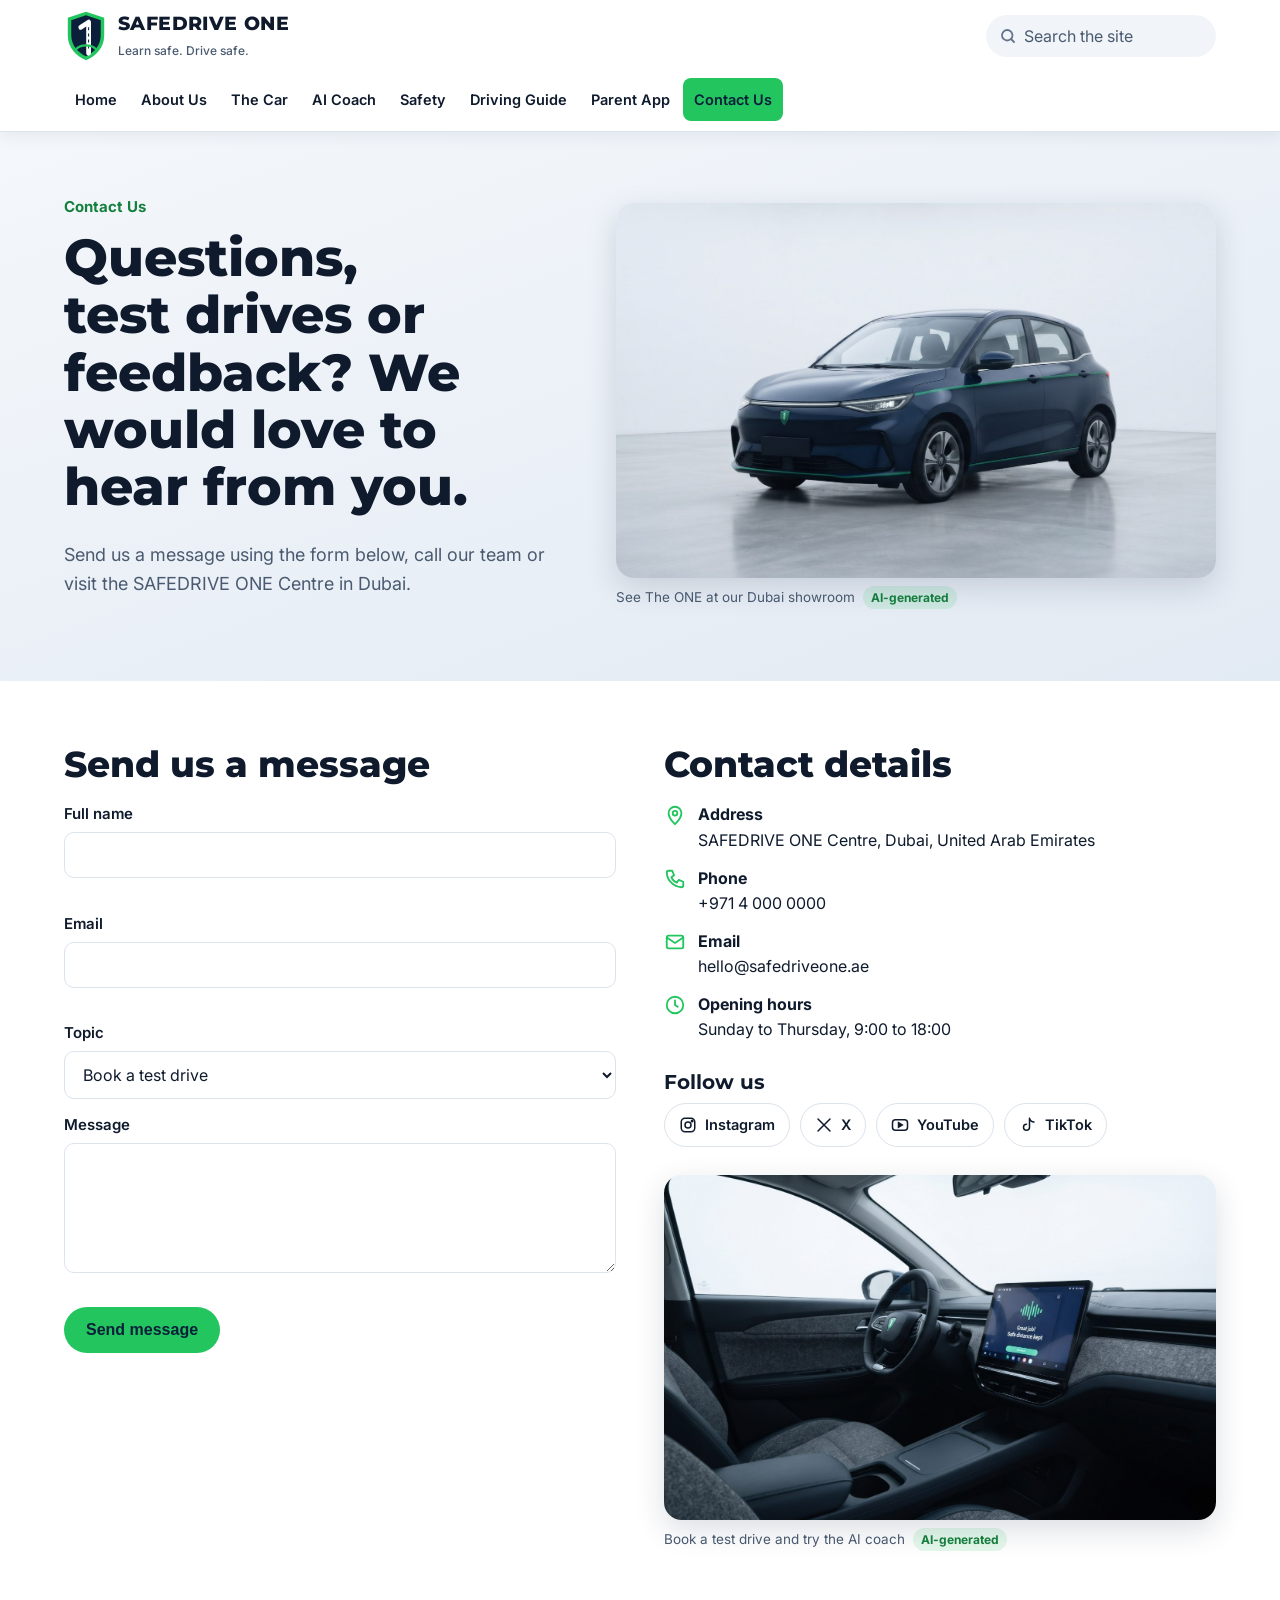
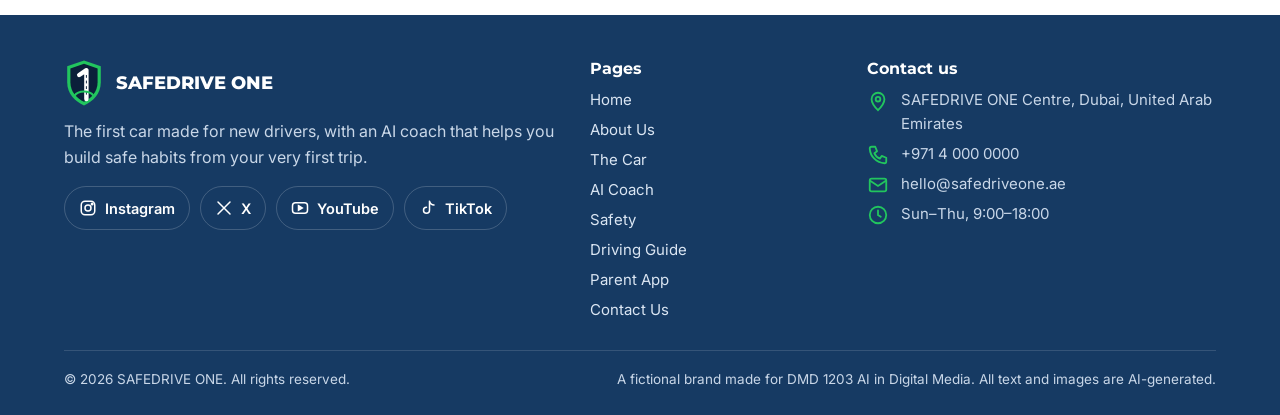
<file: contact.html>
<!DOCTYPE html>
<html lang="en"><head><meta charset="utf-8"><meta name="viewport" content="width=device-width,initial-scale=1">
<title>Contact Us | SAFEDRIVE ONE</title><meta name="description" content="Contact SAFEDRIVE ONE: form, phone, email and social media.">
<link rel="preconnect" href="https://fonts.googleapis.com"><link rel="preconnect" href="https://fonts.gstatic.com" crossorigin>
<link href="https://fonts.googleapis.com/css2?family=Inter:wght@400;500;600;700&family=Montserrat:wght@700;800&display=swap" rel="stylesheet">
<link rel="stylesheet" href="style.css">
<link rel="icon" href="data:image/svg+xml,<svg viewBox='0 0 100 120' xmlns='http://www.w3.org/2000/svg'><path d='M50 4 L92 18 V58 C92 88 72 106 50 116 C28 106 8 88 8 58 V18 Z' fill='%2322C55E'/><path d='M50 12 L84 23.5 V58 C84 83 67 98 50 107 C33 98 16 83 16 58 V23.5 Z' fill='%230B1F3A'/><path d='M38 40 L56 28 V100' fill='none' stroke='%23fff' stroke-width='11' stroke-linecap='round' stroke-linejoin='round'/><path d='M56 40 V92' stroke='%230B1F3A' stroke-width='2.4' stroke-dasharray='7 7'/><path d='M26 92 C36 78 64 78 74 92' fill='none' stroke='%2322C55E' stroke-width='5' stroke-linecap='round'/></svg>">
</head><body>
<header class="site-head"><div class="head-in">
<a class="brand" href="index.html" aria-label="SAFEDRIVE ONE home"><svg viewBox="0 0 100 120" aria-hidden="true"><path d="M50 4 L92 18 V58 C92 88 72 106 50 116 C28 106 8 88 8 58 V18 Z" fill="#22C55E"/><path d="M50 12 L84 23.5 V58 C84 83 67 98 50 107 C33 98 16 83 16 58 V23.5 Z" fill="#0B1F3A"/><path d="M38 40 L56 28 V100" fill="none" stroke="#fff" stroke-width="11" stroke-linecap="round" stroke-linejoin="round"/><path d="M56 40 V92" stroke="#0B1F3A" stroke-width="2.4" stroke-dasharray="7 7"/><path d="M26 92 C36 78 64 78 74 92" fill="none" stroke="#22C55E" stroke-width="5" stroke-linecap="round"/></svg><span><b>SAFEDRIVE ONE</b><small>Learn safe. Drive safe.</small></span></a>
<div class="search" role="search"><label for="q" style="position:absolute;left:-9999px">Search the site</label><svg viewBox="0 0 24 24" fill="none" stroke="#64748b" stroke-width="2.4" stroke-linecap="round"><circle cx="11" cy="11" r="7"/><path d="m20 20-4-4"/></svg><input id="q" type="search" placeholder="Search the site" autocomplete="off"><div class="results" id="results" aria-live="polite"></div></div>
<button class="menu-btn" aria-expanded="false" aria-controls="nav">Menu</button>
<nav class="nav" id="nav" aria-label="Main"><a href="index.html">Home</a><a href="about.html">About Us</a><a href="the-car.html">The Car</a><a href="ai-coach.html">AI Coach</a><a href="safety.html">Safety</a><a href="driving-guide.html">Driving Guide</a><a href="parent-app.html">Parent App</a><a href="contact.html" aria-current=page>Contact Us</a></nav>
</div></header>
<main>
<section class="band hero" id="top"><div class="wrap"><div class="fade"><div class="kicker">Contact Us</div><h1>Questions, test drives or feedback? We would love to hear from you.</h1><p>Send us a message using the form below, call our team or visit the SAFEDRIVE ONE Centre in Dubai.</p></div><figure class="ai "><div class="frame"><img src="images/one-front.jpg" alt="See The ONE at our Dubai showroom" loading="lazy"></div><figcaption>See The ONE at our Dubai showroom <span class="tag">AI-generated</span></figcaption></figure></div></section>
<section class="band" id="form"><div class="wrap two" style="align-items:start">
<div><h2>Send us a message</h2>
<form class="contact" id="contact-form" novalidate>
<label for="name">Full name<input id="name" name="name" autocomplete="name"><span class="err" id="name-err"></span></label>
<label for="email">Email<input id="email" name="email" type="email" autocomplete="email"><span class="err" id="email-err"></span></label>
<label for="topic">Topic<select id="topic" name="topic"><option>Book a test drive</option><option>Question about The ONE</option><option>Parent App help</option><option>Feedback</option></select></label>
<label for="message">Message<textarea id="message" name="message"></textarea><span class="err" id="message-err"></span></label>
<button class="btn" type="submit" style="justify-self:start">Send message</button>
</form>
<div class="thanks" id="thanks" role="status"><strong>Thank you!</strong><p style="margin:.4em 0 0">Your message has been checked and is ready. This is a student project website, so messages are not really sent.</p></div>
</div>
<div><h2>Contact details</h2>
<ul class="contact-list">
<li><svg viewBox="0 0 24 24" fill="none" stroke="#22C55E" stroke-width="2"><path d="M12 22s7-7 7-12a7 7 0 0 0-14 0c0 5 7 12 7 12z"/><circle cx="12" cy="10" r="2.5"/></svg><span><b>Address</b><br>SAFEDRIVE ONE Centre, Dubai, United Arab Emirates</span></li>
<li><svg viewBox="0 0 24 24" fill="none" stroke="#22C55E" stroke-width="2" stroke-linejoin="round"><path d="M5 3h4l2 5-3 2a11 11 0 0 0 6 6l2-3 5 2v4a2 2 0 0 1-2 2A17 17 0 0 1 3 5a2 2 0 0 1 2-2z"/></svg><span><b>Phone</b><br>+971 4 000 0000</span></li>
<li><svg viewBox="0 0 24 24" fill="none" stroke="#22C55E" stroke-width="2"><rect x="3" y="5" width="18" height="14" rx="2"/><path d="m3 7 9 6 9-6"/></svg><span><b>Email</b><br>hello@safedriveone.ae</span></li>
<li><svg viewBox="0 0 24 24" fill="none" stroke="#22C55E" stroke-width="2" stroke-linecap="round"><circle cx="12" cy="12" r="9"/><path d="M12 7v5l3 2"/></svg><span><b>Opening hours</b><br>Sunday to Thursday, 9:00 to 18:00</span></li>
</ul>
<h3 style="margin-top:28px">Follow us</h3>
<div class="social"><a href="#" aria-label="SAFEDRIVE ONE on Instagram"><svg viewBox="0 0 24 24" fill="none" stroke="currentColor" stroke-width="2"><rect x="3" y="3" width="18" height="18" rx="5"/><circle cx="12" cy="12" r="4"/><circle cx="17.5" cy="6.5" r="1" fill="currentColor"/></svg>Instagram</a><a href="#" aria-label="SAFEDRIVE ONE on X"><svg viewBox="0 0 24 24" fill="none" stroke="currentColor" stroke-width="2" stroke-linecap="round"><path d="M4 4l16 16M20 4 4 20"/></svg>X</a><a href="#" aria-label="SAFEDRIVE ONE on YouTube"><svg viewBox="0 0 24 24" fill="none" stroke="currentColor" stroke-width="2"><rect x="2" y="5" width="20" height="14" rx="4"/><path d="m10 9 5 3-5 3z" fill="currentColor"/></svg>YouTube</a><a href="#" aria-label="SAFEDRIVE ONE on TikTok"><svg viewBox="0 0 24 24" fill="none" stroke="currentColor" stroke-width="2" stroke-linecap="round"><path d="M14 3v12a4 4 0 1 1-4-4M14 3c1 3 3 5 6 5"/></svg>TikTok</a></div>
<div style="margin-top:28px"><figure class="ai "><div class="frame"><img src="images/one-interior.jpg" alt="Book a test drive and try the AI coach" loading="lazy"></div><figcaption>Book a test drive and try the AI coach <span class="tag">AI-generated</span></figcaption></figure></div>
</div>
</div></section>
</main>
<footer class="site-foot"><div class="foot-in">
<div><div class="foot-brand"><svg viewBox="0 0 100 120" aria-hidden="true"><path d="M50 4 L92 18 V58 C92 88 72 106 50 116 C28 106 8 88 8 58 V18 Z" fill="#22C55E"/><path d="M50 12 L84 23.5 V58 C84 83 67 98 50 107 C33 98 16 83 16 58 V23.5 Z" fill="#0B1F3A"/><path d="M38 40 L56 28 V100" fill="none" stroke="#fff" stroke-width="11" stroke-linecap="round" stroke-linejoin="round"/><path d="M56 40 V92" stroke="#0B1F3A" stroke-width="2.4" stroke-dasharray="7 7"/><path d="M26 92 C36 78 64 78 74 92" fill="none" stroke="#22C55E" stroke-width="5" stroke-linecap="round"/></svg><b>SAFEDRIVE ONE</b></div><p>The first car made for new drivers, with an AI coach that helps you build safe habits from your very first trip.</p><div class="social"><a href="#" aria-label="SAFEDRIVE ONE on Instagram"><svg viewBox="0 0 24 24" fill="none" stroke="currentColor" stroke-width="2"><rect x="3" y="3" width="18" height="18" rx="5"/><circle cx="12" cy="12" r="4"/><circle cx="17.5" cy="6.5" r="1" fill="currentColor"/></svg>Instagram</a><a href="#" aria-label="SAFEDRIVE ONE on X"><svg viewBox="0 0 24 24" fill="none" stroke="currentColor" stroke-width="2" stroke-linecap="round"><path d="M4 4l16 16M20 4 4 20"/></svg>X</a><a href="#" aria-label="SAFEDRIVE ONE on YouTube"><svg viewBox="0 0 24 24" fill="none" stroke="currentColor" stroke-width="2"><rect x="2" y="5" width="20" height="14" rx="4"/><path d="m10 9 5 3-5 3z" fill="currentColor"/></svg>YouTube</a><a href="#" aria-label="SAFEDRIVE ONE on TikTok"><svg viewBox="0 0 24 24" fill="none" stroke="currentColor" stroke-width="2" stroke-linecap="round"><path d="M14 3v12a4 4 0 1 1-4-4M14 3c1 3 3 5 6 5"/></svg>TikTok</a></div></div>
<div><h4>Pages</h4><ul><li><a href="index.html">Home</a></li><li><a href="about.html">About Us</a></li><li><a href="the-car.html">The Car</a></li><li><a href="ai-coach.html">AI Coach</a></li><li><a href="safety.html">Safety</a></li><li><a href="driving-guide.html">Driving Guide</a></li><li><a href="parent-app.html">Parent App</a></li><li><a href="contact.html">Contact Us</a></li></ul></div>
<div><h4>Contact us</h4><ul class="contact-list">
<li><svg viewBox="0 0 24 24" fill="none" stroke="#22C55E" stroke-width="2"><path d="M12 22s7-7 7-12a7 7 0 0 0-14 0c0 5 7 12 7 12z"/><circle cx="12" cy="10" r="2.5"/></svg><span>SAFEDRIVE ONE Centre, Dubai, United Arab Emirates</span></li>
<li><svg viewBox="0 0 24 24" fill="none" stroke="#22C55E" stroke-width="2" stroke-linejoin="round"><path d="M5 3h4l2 5-3 2a11 11 0 0 0 6 6l2-3 5 2v4a2 2 0 0 1-2 2A17 17 0 0 1 3 5a2 2 0 0 1 2-2z"/></svg><span>+971 4 000 0000</span></li>
<li><svg viewBox="0 0 24 24" fill="none" stroke="#22C55E" stroke-width="2"><rect x="3" y="5" width="18" height="14" rx="2"/><path d="m3 7 9 6 9-6"/></svg><span>hello@safedriveone.ae</span></li>
<li><svg viewBox="0 0 24 24" fill="none" stroke="#22C55E" stroke-width="2" stroke-linecap="round"><circle cx="12" cy="12" r="9"/><path d="M12 7v5l3 2"/></svg><span>Sun–Thu, 9:00–18:00</span></li></ul></div>
</div>
<div class="copy"><span>© 2026 SAFEDRIVE ONE. All rights reserved.</span><span>A fictional brand made for DMD 1203 AI in Digital Media. All text and images are AI-generated.</span></div>
</footer>
<script src="search-index.js"></script>
<script src="script.js"></script>
</body></html>
</file>
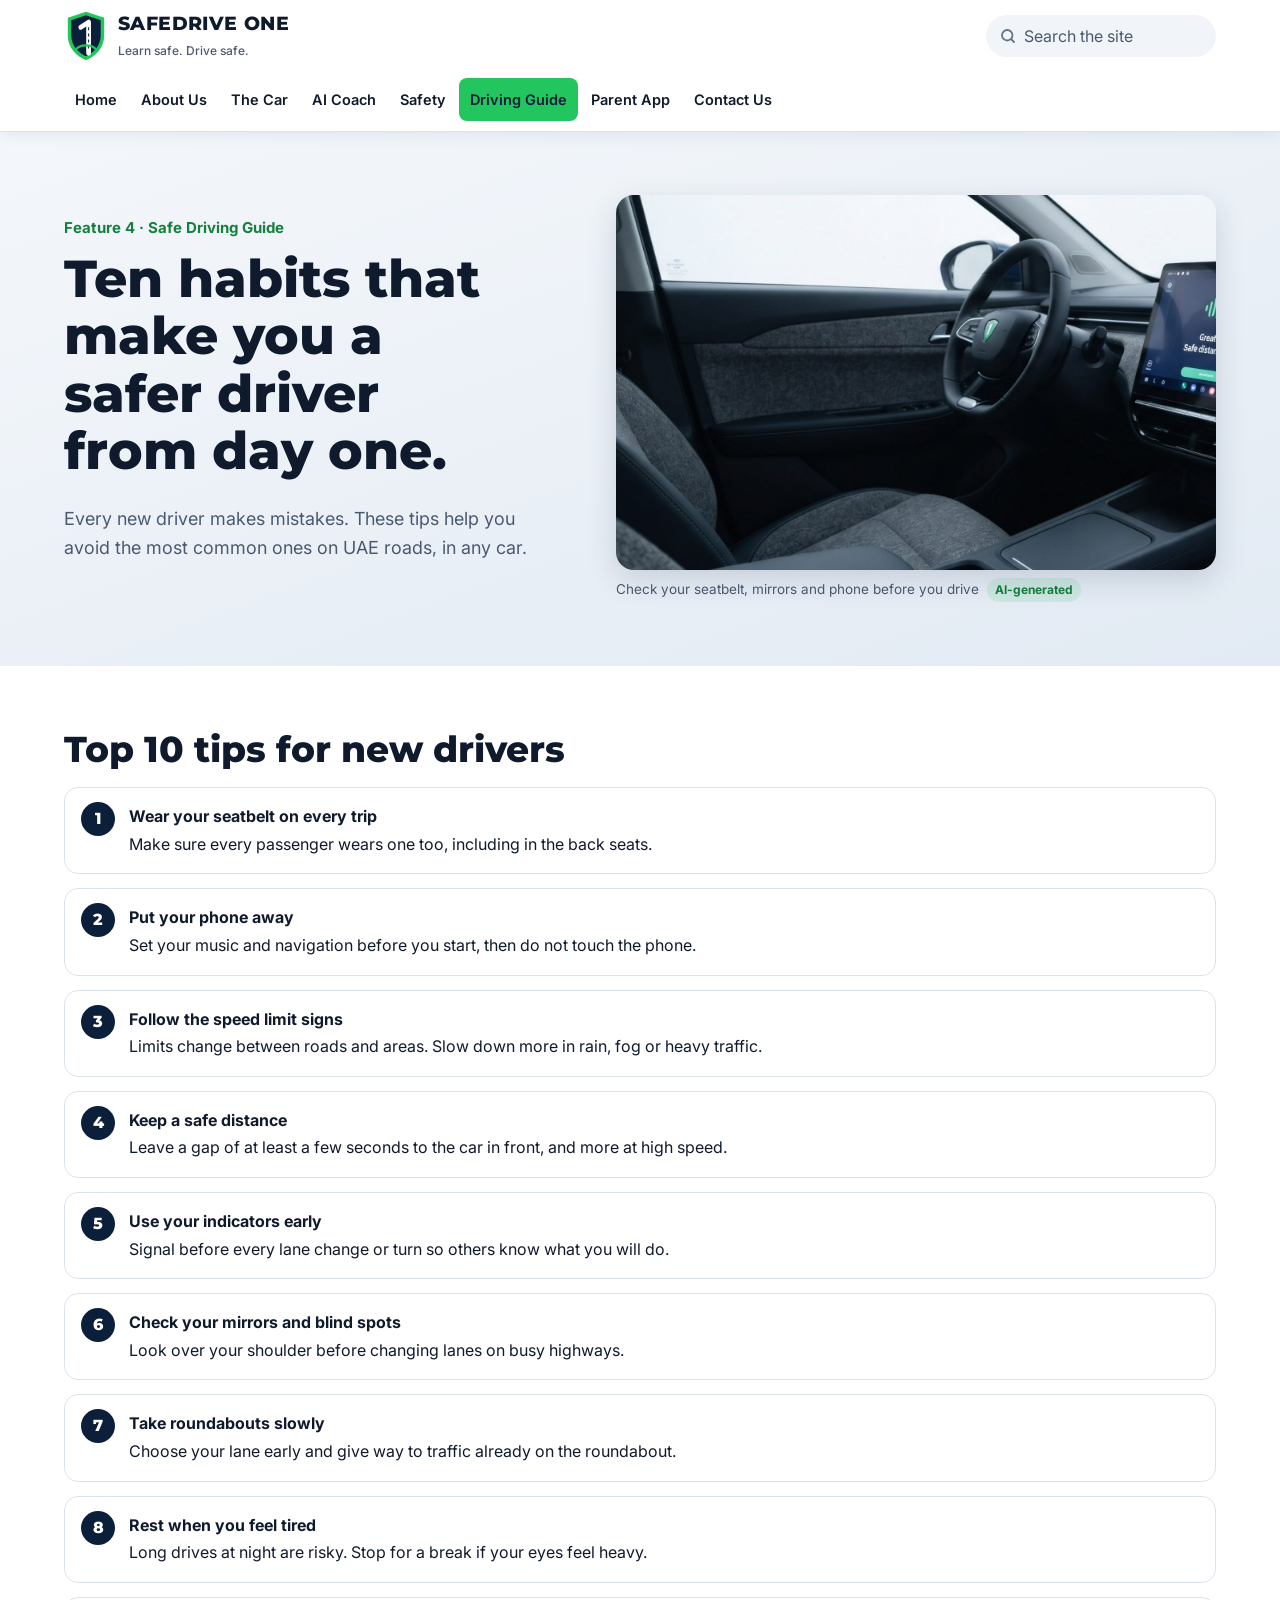
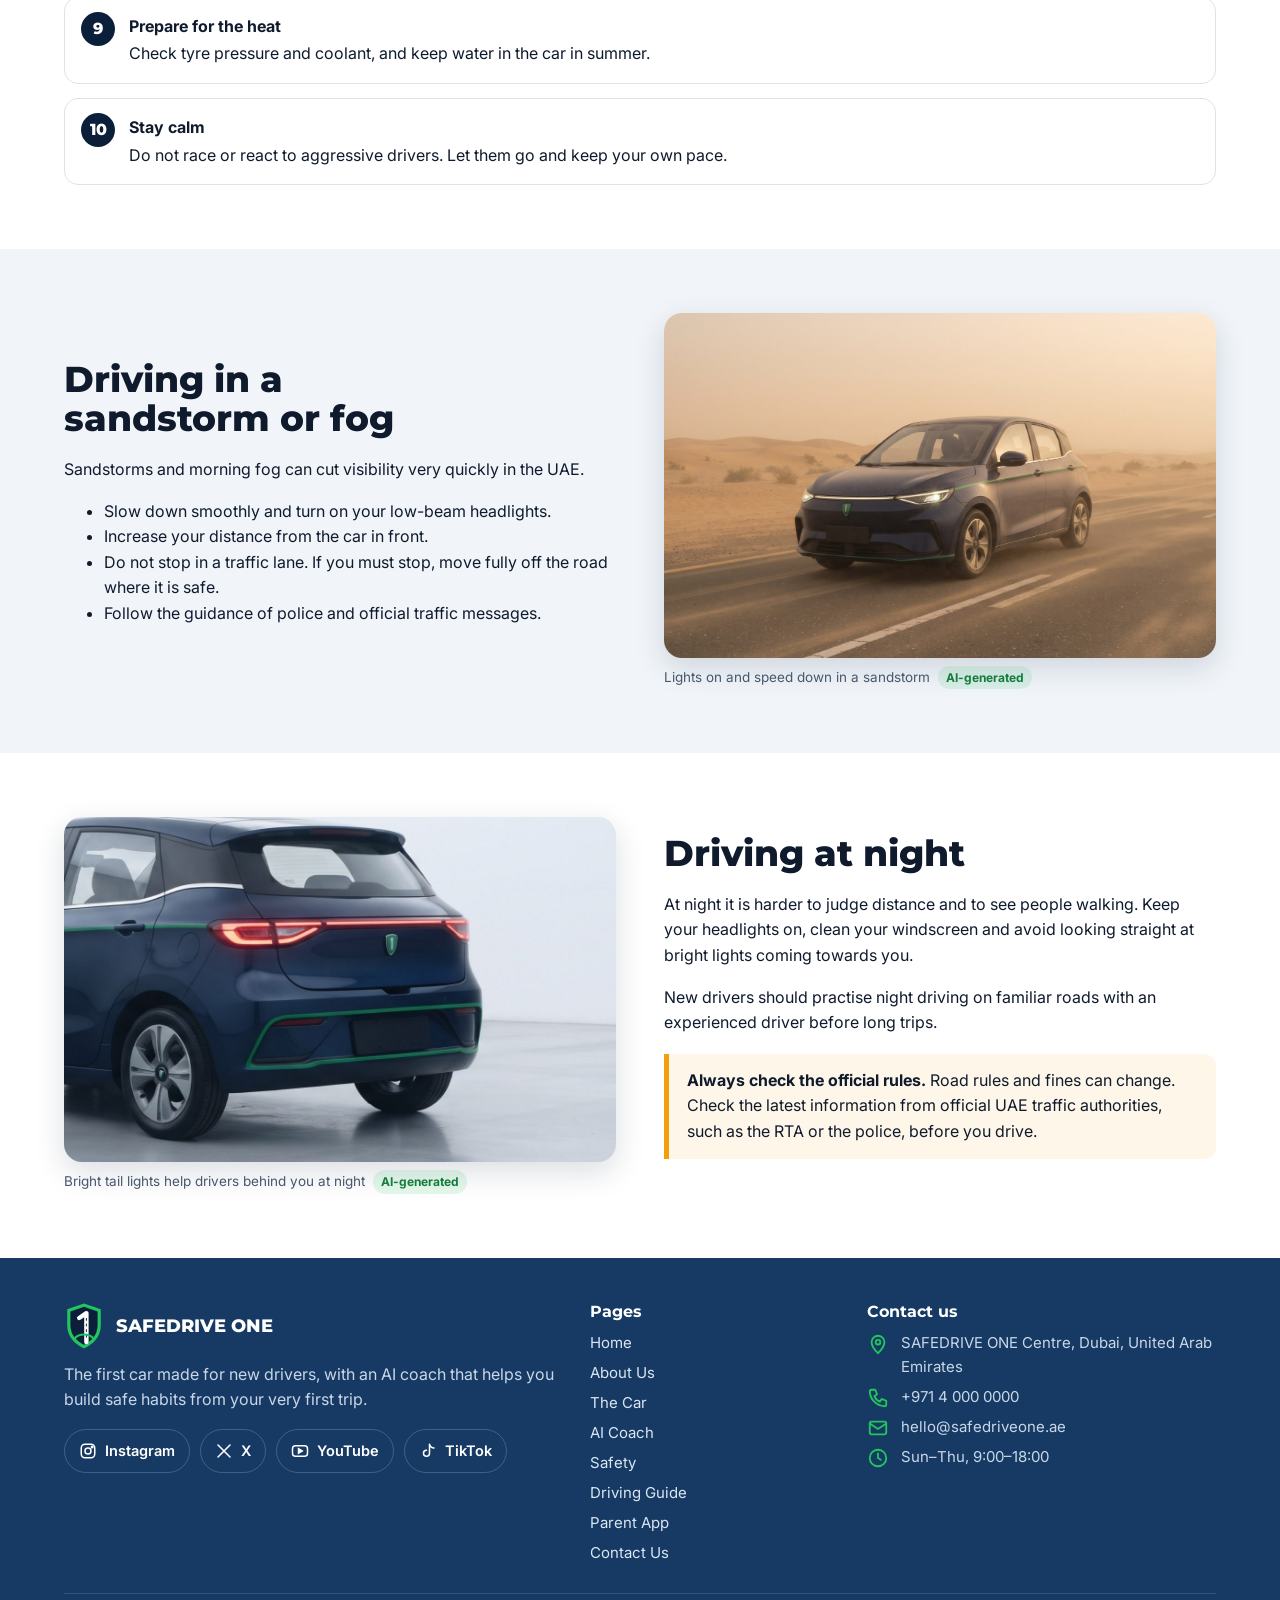
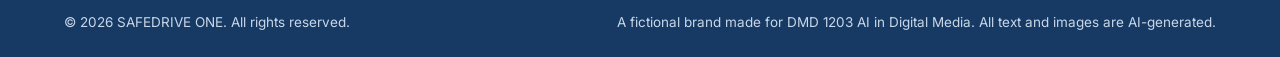
<file: driving-guide.html>
<!DOCTYPE html>
<html lang="en"><head><meta charset="utf-8"><meta name="viewport" content="width=device-width,initial-scale=1">
<title>Driving Guide | SAFEDRIVE ONE</title><meta name="description" content="Safe driving tips for new drivers in the UAE.">
<link rel="preconnect" href="https://fonts.googleapis.com"><link rel="preconnect" href="https://fonts.gstatic.com" crossorigin>
<link href="https://fonts.googleapis.com/css2?family=Inter:wght@400;500;600;700&family=Montserrat:wght@700;800&display=swap" rel="stylesheet">
<link rel="stylesheet" href="style.css">
<link rel="icon" href="data:image/svg+xml,<svg viewBox='0 0 100 120' xmlns='http://www.w3.org/2000/svg'><path d='M50 4 L92 18 V58 C92 88 72 106 50 116 C28 106 8 88 8 58 V18 Z' fill='%2322C55E'/><path d='M50 12 L84 23.5 V58 C84 83 67 98 50 107 C33 98 16 83 16 58 V23.5 Z' fill='%230B1F3A'/><path d='M38 40 L56 28 V100' fill='none' stroke='%23fff' stroke-width='11' stroke-linecap='round' stroke-linejoin='round'/><path d='M56 40 V92' stroke='%230B1F3A' stroke-width='2.4' stroke-dasharray='7 7'/><path d='M26 92 C36 78 64 78 74 92' fill='none' stroke='%2322C55E' stroke-width='5' stroke-linecap='round'/></svg>">
</head><body>
<header class="site-head"><div class="head-in">
<a class="brand" href="index.html" aria-label="SAFEDRIVE ONE home"><svg viewBox="0 0 100 120" aria-hidden="true"><path d="M50 4 L92 18 V58 C92 88 72 106 50 116 C28 106 8 88 8 58 V18 Z" fill="#22C55E"/><path d="M50 12 L84 23.5 V58 C84 83 67 98 50 107 C33 98 16 83 16 58 V23.5 Z" fill="#0B1F3A"/><path d="M38 40 L56 28 V100" fill="none" stroke="#fff" stroke-width="11" stroke-linecap="round" stroke-linejoin="round"/><path d="M56 40 V92" stroke="#0B1F3A" stroke-width="2.4" stroke-dasharray="7 7"/><path d="M26 92 C36 78 64 78 74 92" fill="none" stroke="#22C55E" stroke-width="5" stroke-linecap="round"/></svg><span><b>SAFEDRIVE ONE</b><small>Learn safe. Drive safe.</small></span></a>
<div class="search" role="search"><label for="q" style="position:absolute;left:-9999px">Search the site</label><svg viewBox="0 0 24 24" fill="none" stroke="#64748b" stroke-width="2.4" stroke-linecap="round"><circle cx="11" cy="11" r="7"/><path d="m20 20-4-4"/></svg><input id="q" type="search" placeholder="Search the site" autocomplete="off"><div class="results" id="results" aria-live="polite"></div></div>
<button class="menu-btn" aria-expanded="false" aria-controls="nav">Menu</button>
<nav class="nav" id="nav" aria-label="Main"><a href="index.html">Home</a><a href="about.html">About Us</a><a href="the-car.html">The Car</a><a href="ai-coach.html">AI Coach</a><a href="safety.html">Safety</a><a href="driving-guide.html" aria-current=page>Driving Guide</a><a href="parent-app.html">Parent App</a><a href="contact.html">Contact Us</a></nav>
</div></header>
<main>
<section class="band hero" id="top"><div class="wrap"><div class="fade"><div class="kicker">Feature 4 · Safe Driving Guide</div><h1>Ten habits that make you a safer driver from day one.</h1><p>Every new driver makes mistakes. These tips help you avoid the most common ones on UAE roads, in any car.</p></div><figure class="ai "><div class="frame"><img src="images/one-cabin.jpg" alt="Check your seatbelt, mirrors and phone before you drive" loading="lazy"></div><figcaption>Check your seatbelt, mirrors and phone before you drive <span class="tag">AI-generated</span></figcaption></figure></div></section>
<section class="band" id="top-tips"><div class="wrap">
<h2>Top 10 tips for new drivers</h2>
<ol class="steps">
<li><b>Wear your seatbelt on every trip</b>Make sure every passenger wears one too, including in the back seats.</li>
<li><b>Put your phone away</b>Set your music and navigation before you start, then do not touch the phone.</li>
<li><b>Follow the speed limit signs</b>Limits change between roads and areas. Slow down more in rain, fog or heavy traffic.</li>
<li><b>Keep a safe distance</b>Leave a gap of at least a few seconds to the car in front, and more at high speed.</li>
<li><b>Use your indicators early</b>Signal before every lane change or turn so others know what you will do.</li>
<li><b>Check your mirrors and blind spots</b>Look over your shoulder before changing lanes on busy highways.</li>
<li><b>Take roundabouts slowly</b>Choose your lane early and give way to traffic already on the roundabout.</li>
<li><b>Rest when you feel tired</b>Long drives at night are risky. Stop for a break if your eyes feel heavy.</li>
<li><b>Prepare for the heat</b>Check tyre pressure and coolant, and keep water in the car in summer.</li>
<li><b>Stay calm</b>Do not race or react to aggressive drivers. Let them go and keep your own pace.</li>
</ol></div></section>
<section class="band soft" id="sandstorm"><div class="wrap two">
<div><h2>Driving in a sandstorm or fog</h2>
<p>Sandstorms and morning fog can cut visibility very quickly in the UAE.</p>
<ul>
<li>Slow down smoothly and turn on your low-beam headlights.</li>
<li>Increase your distance from the car in front.</li>
<li>Do not stop in a traffic lane. If you must stop, move fully off the road where it is safe.</li>
<li>Follow the guidance of police and official traffic messages.</li>
</ul></div>
<figure class="ai "><div class="frame"><img src="images/one-sandstorm.jpg" alt="Lights on and speed down in a sandstorm" loading="lazy"></div><figcaption>Lights on and speed down in a sandstorm <span class="tag">AI-generated</span></figcaption></figure>
</div></section>
<section class="band" id="night"><div class="wrap two">
<figure class="ai "><div class="frame"><img src="images/one-rear-lights.jpg" alt="Bright tail lights help drivers behind you at night" loading="lazy"></div><figcaption>Bright tail lights help drivers behind you at night <span class="tag">AI-generated</span></figcaption></figure>
<div><h2>Driving at night</h2>
<p>At night it is harder to judge distance and to see people walking. Keep your headlights on, clean your windscreen and avoid looking straight at bright lights coming towards you.</p>
<p>New drivers should practise night driving on familiar roads with an experienced driver before long trips.</p>
<div class="note"><p><b>Always check the official rules.</b> Road rules and fines can change. Check the latest information from official UAE traffic authorities, such as the RTA or the police, before you drive.</p></div></div>
</div></section>
</main>
<footer class="site-foot"><div class="foot-in">
<div><div class="foot-brand"><svg viewBox="0 0 100 120" aria-hidden="true"><path d="M50 4 L92 18 V58 C92 88 72 106 50 116 C28 106 8 88 8 58 V18 Z" fill="#22C55E"/><path d="M50 12 L84 23.5 V58 C84 83 67 98 50 107 C33 98 16 83 16 58 V23.5 Z" fill="#0B1F3A"/><path d="M38 40 L56 28 V100" fill="none" stroke="#fff" stroke-width="11" stroke-linecap="round" stroke-linejoin="round"/><path d="M56 40 V92" stroke="#0B1F3A" stroke-width="2.4" stroke-dasharray="7 7"/><path d="M26 92 C36 78 64 78 74 92" fill="none" stroke="#22C55E" stroke-width="5" stroke-linecap="round"/></svg><b>SAFEDRIVE ONE</b></div><p>The first car made for new drivers, with an AI coach that helps you build safe habits from your very first trip.</p><div class="social"><a href="#" aria-label="SAFEDRIVE ONE on Instagram"><svg viewBox="0 0 24 24" fill="none" stroke="currentColor" stroke-width="2"><rect x="3" y="3" width="18" height="18" rx="5"/><circle cx="12" cy="12" r="4"/><circle cx="17.5" cy="6.5" r="1" fill="currentColor"/></svg>Instagram</a><a href="#" aria-label="SAFEDRIVE ONE on X"><svg viewBox="0 0 24 24" fill="none" stroke="currentColor" stroke-width="2" stroke-linecap="round"><path d="M4 4l16 16M20 4 4 20"/></svg>X</a><a href="#" aria-label="SAFEDRIVE ONE on YouTube"><svg viewBox="0 0 24 24" fill="none" stroke="currentColor" stroke-width="2"><rect x="2" y="5" width="20" height="14" rx="4"/><path d="m10 9 5 3-5 3z" fill="currentColor"/></svg>YouTube</a><a href="#" aria-label="SAFEDRIVE ONE on TikTok"><svg viewBox="0 0 24 24" fill="none" stroke="currentColor" stroke-width="2" stroke-linecap="round"><path d="M14 3v12a4 4 0 1 1-4-4M14 3c1 3 3 5 6 5"/></svg>TikTok</a></div></div>
<div><h4>Pages</h4><ul><li><a href="index.html">Home</a></li><li><a href="about.html">About Us</a></li><li><a href="the-car.html">The Car</a></li><li><a href="ai-coach.html">AI Coach</a></li><li><a href="safety.html">Safety</a></li><li><a href="driving-guide.html">Driving Guide</a></li><li><a href="parent-app.html">Parent App</a></li><li><a href="contact.html">Contact Us</a></li></ul></div>
<div><h4>Contact us</h4><ul class="contact-list">
<li><svg viewBox="0 0 24 24" fill="none" stroke="#22C55E" stroke-width="2"><path d="M12 22s7-7 7-12a7 7 0 0 0-14 0c0 5 7 12 7 12z"/><circle cx="12" cy="10" r="2.5"/></svg><span>SAFEDRIVE ONE Centre, Dubai, United Arab Emirates</span></li>
<li><svg viewBox="0 0 24 24" fill="none" stroke="#22C55E" stroke-width="2" stroke-linejoin="round"><path d="M5 3h4l2 5-3 2a11 11 0 0 0 6 6l2-3 5 2v4a2 2 0 0 1-2 2A17 17 0 0 1 3 5a2 2 0 0 1 2-2z"/></svg><span>+971 4 000 0000</span></li>
<li><svg viewBox="0 0 24 24" fill="none" stroke="#22C55E" stroke-width="2"><rect x="3" y="5" width="18" height="14" rx="2"/><path d="m3 7 9 6 9-6"/></svg><span>hello@safedriveone.ae</span></li>
<li><svg viewBox="0 0 24 24" fill="none" stroke="#22C55E" stroke-width="2" stroke-linecap="round"><circle cx="12" cy="12" r="9"/><path d="M12 7v5l3 2"/></svg><span>Sun–Thu, 9:00–18:00</span></li></ul></div>
</div>
<div class="copy"><span>© 2026 SAFEDRIVE ONE. All rights reserved.</span><span>A fictional brand made for DMD 1203 AI in Digital Media. All text and images are AI-generated.</span></div>
</footer>
<script src="search-index.js"></script>
<script src="script.js"></script>
</body></html>
</file>
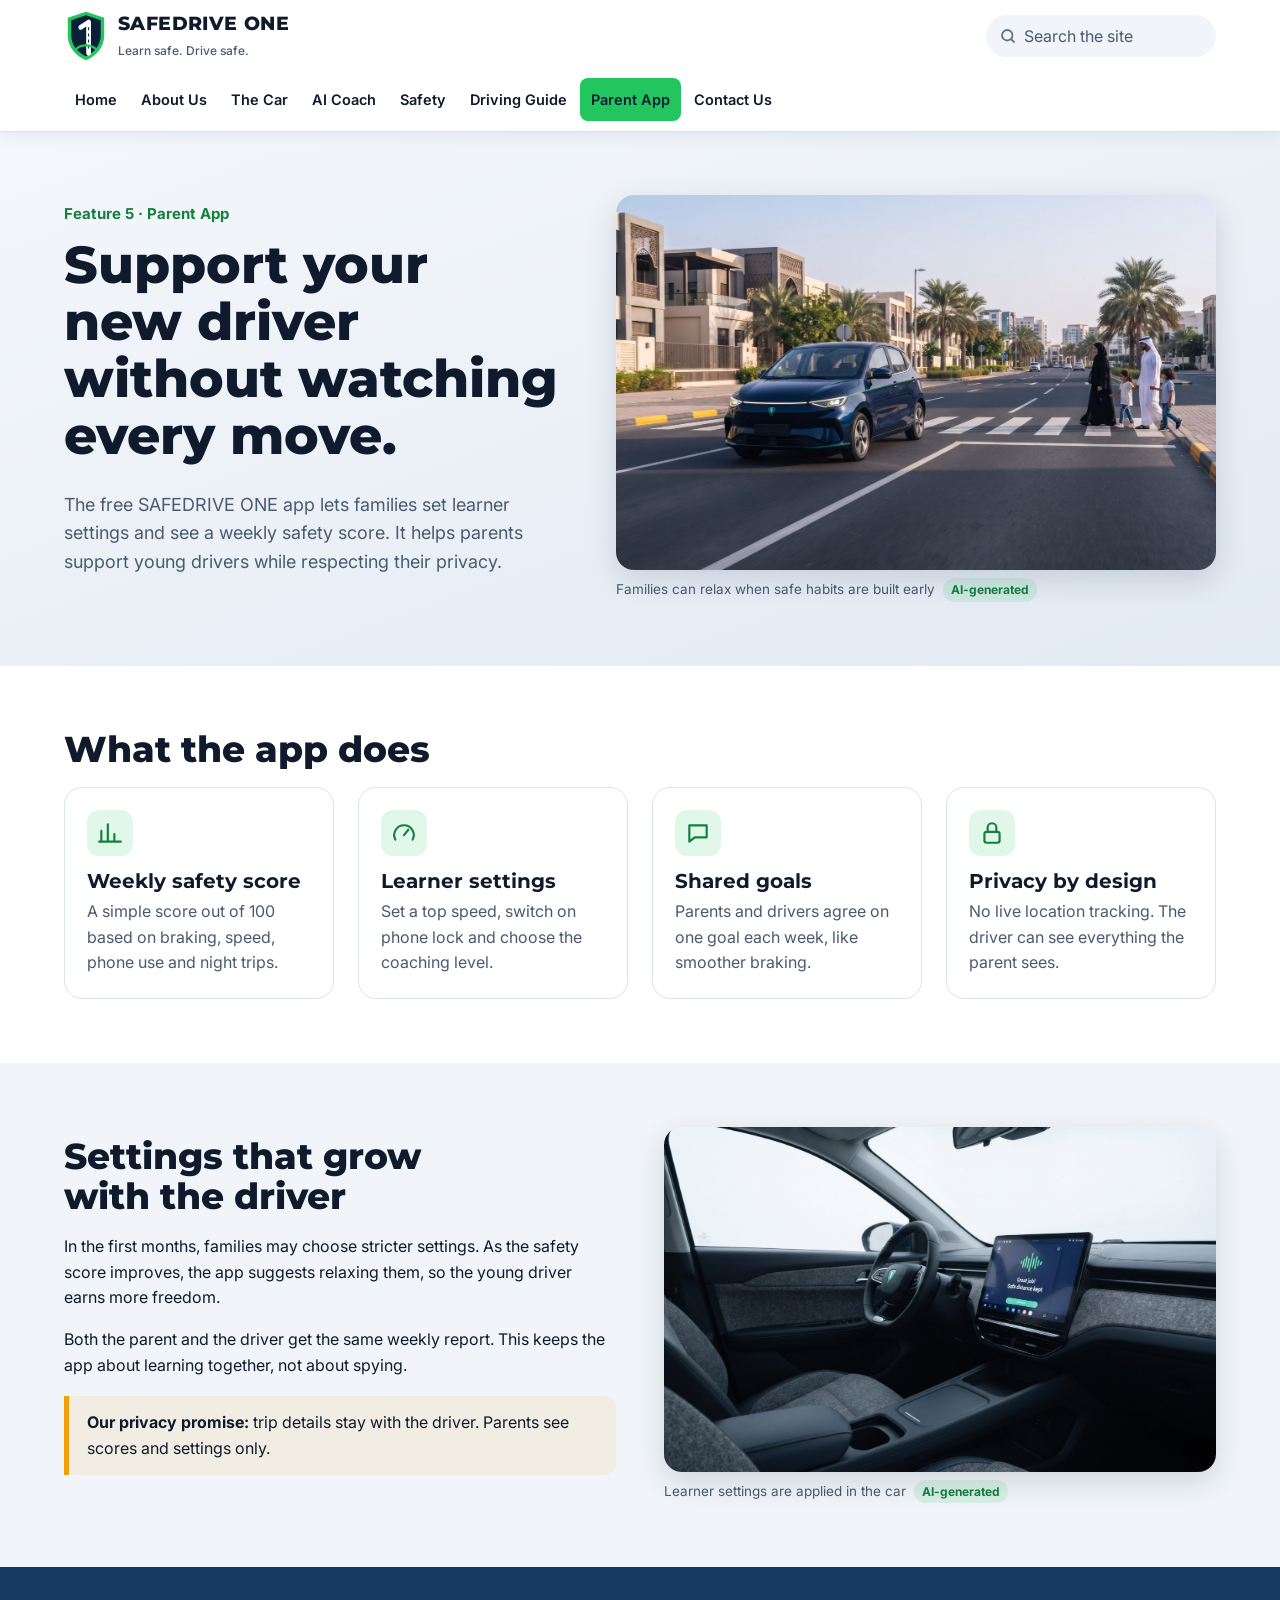
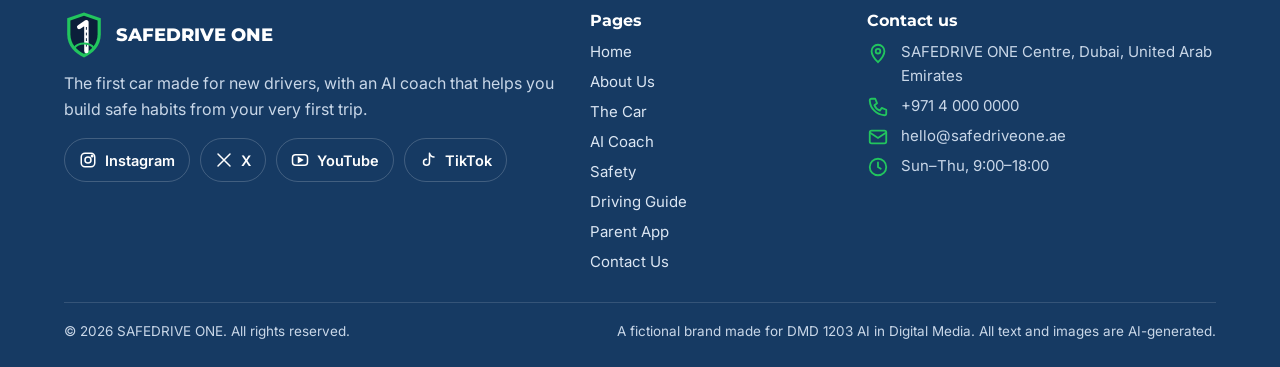
<file: parent-app.html>
<!DOCTYPE html>
<html lang="en"><head><meta charset="utf-8"><meta name="viewport" content="width=device-width,initial-scale=1">
<title>Parent App | SAFEDRIVE ONE</title><meta name="description" content="The SAFEDRIVE ONE Parent App for families.">
<link rel="preconnect" href="https://fonts.googleapis.com"><link rel="preconnect" href="https://fonts.gstatic.com" crossorigin>
<link href="https://fonts.googleapis.com/css2?family=Inter:wght@400;500;600;700&family=Montserrat:wght@700;800&display=swap" rel="stylesheet">
<link rel="stylesheet" href="style.css">
<link rel="icon" href="data:image/svg+xml,<svg viewBox='0 0 100 120' xmlns='http://www.w3.org/2000/svg'><path d='M50 4 L92 18 V58 C92 88 72 106 50 116 C28 106 8 88 8 58 V18 Z' fill='%2322C55E'/><path d='M50 12 L84 23.5 V58 C84 83 67 98 50 107 C33 98 16 83 16 58 V23.5 Z' fill='%230B1F3A'/><path d='M38 40 L56 28 V100' fill='none' stroke='%23fff' stroke-width='11' stroke-linecap='round' stroke-linejoin='round'/><path d='M56 40 V92' stroke='%230B1F3A' stroke-width='2.4' stroke-dasharray='7 7'/><path d='M26 92 C36 78 64 78 74 92' fill='none' stroke='%2322C55E' stroke-width='5' stroke-linecap='round'/></svg>">
</head><body>
<header class="site-head"><div class="head-in">
<a class="brand" href="index.html" aria-label="SAFEDRIVE ONE home"><svg viewBox="0 0 100 120" aria-hidden="true"><path d="M50 4 L92 18 V58 C92 88 72 106 50 116 C28 106 8 88 8 58 V18 Z" fill="#22C55E"/><path d="M50 12 L84 23.5 V58 C84 83 67 98 50 107 C33 98 16 83 16 58 V23.5 Z" fill="#0B1F3A"/><path d="M38 40 L56 28 V100" fill="none" stroke="#fff" stroke-width="11" stroke-linecap="round" stroke-linejoin="round"/><path d="M56 40 V92" stroke="#0B1F3A" stroke-width="2.4" stroke-dasharray="7 7"/><path d="M26 92 C36 78 64 78 74 92" fill="none" stroke="#22C55E" stroke-width="5" stroke-linecap="round"/></svg><span><b>SAFEDRIVE ONE</b><small>Learn safe. Drive safe.</small></span></a>
<div class="search" role="search"><label for="q" style="position:absolute;left:-9999px">Search the site</label><svg viewBox="0 0 24 24" fill="none" stroke="#64748b" stroke-width="2.4" stroke-linecap="round"><circle cx="11" cy="11" r="7"/><path d="m20 20-4-4"/></svg><input id="q" type="search" placeholder="Search the site" autocomplete="off"><div class="results" id="results" aria-live="polite"></div></div>
<button class="menu-btn" aria-expanded="false" aria-controls="nav">Menu</button>
<nav class="nav" id="nav" aria-label="Main"><a href="index.html">Home</a><a href="about.html">About Us</a><a href="the-car.html">The Car</a><a href="ai-coach.html">AI Coach</a><a href="safety.html">Safety</a><a href="driving-guide.html">Driving Guide</a><a href="parent-app.html" aria-current=page>Parent App</a><a href="contact.html">Contact Us</a></nav>
</div></header>
<main>
<section class="band hero" id="top"><div class="wrap"><div class="fade"><div class="kicker">Feature 5 · Parent App</div><h1>Support your new driver without watching every move.</h1><p>The free SAFEDRIVE ONE app lets families set learner settings and see a weekly safety score. It helps parents support young drivers while respecting their privacy.</p></div><figure class="ai "><div class="frame"><img src="images/one-crossing.jpg" alt="Families can relax when safe habits are built early" loading="lazy"></div><figcaption>Families can relax when safe habits are built early <span class="tag">AI-generated</span></figcaption></figure></div></section>
<section class="band" id="features"><div class="wrap">
<h2>What the app does</h2>
<div class="grid"><div class="card"><div class="ico"><svg viewBox="0 0 24 24" fill="none" stroke="#15803d" stroke-width="2" stroke-linecap="round"><path d="M4 20V10M10 20V4M16 20v-7M22 20H2"/></svg></div><h3>Weekly safety score</h3><p>A simple score out of 100 based on braking, speed, phone use and night trips.</p></div><div class="card"><div class="ico"><svg viewBox="0 0 24 24" fill="none" stroke="#15803d" stroke-width="2" stroke-linecap="round"><path d="M4 18a9 9 0 1 1 16 0"/><path d="M12 14l4-5"/></svg></div><h3>Learner settings</h3><p>Set a top speed, switch on phone lock and choose the coaching level.</p></div><div class="card"><div class="ico"><svg viewBox="0 0 24 24" fill="none" stroke="#15803d" stroke-width="2" stroke-linejoin="round"><path d="M4 5h16v11H9l-5 4z"/></svg></div><h3>Shared goals</h3><p>Parents and drivers agree on one goal each week, like smoother braking.</p></div><div class="card"><div class="ico"><svg viewBox="0 0 24 24" fill="none" stroke="#15803d" stroke-width="2"><rect x="5" y="11" width="14" height="10" rx="2"/><path d="M8 11V7a4 4 0 0 1 8 0v4"/></svg></div><h3>Privacy by design</h3><p>No live location tracking. The driver can see everything the parent sees.</p></div></div>
</div></section>
<section class="band soft" id="settings"><div class="wrap two">
<div><h2>Settings that grow with the driver</h2>
<p>In the first months, families may choose stricter settings. As the safety score improves, the app suggests relaxing them, so the young driver earns more freedom.</p>
<p>Both the parent and the driver get the same weekly report. This keeps the app about learning together, not about spying.</p>
<div class="note"><p><b>Our privacy promise:</b> trip details stay with the driver. Parents see scores and settings only.</p></div></div>
<figure class="ai "><div class="frame"><img src="images/one-interior.jpg" alt="Learner settings are applied in the car" loading="lazy"></div><figcaption>Learner settings are applied in the car <span class="tag">AI-generated</span></figcaption></figure>
</div></section>
</main>
<footer class="site-foot"><div class="foot-in">
<div><div class="foot-brand"><svg viewBox="0 0 100 120" aria-hidden="true"><path d="M50 4 L92 18 V58 C92 88 72 106 50 116 C28 106 8 88 8 58 V18 Z" fill="#22C55E"/><path d="M50 12 L84 23.5 V58 C84 83 67 98 50 107 C33 98 16 83 16 58 V23.5 Z" fill="#0B1F3A"/><path d="M38 40 L56 28 V100" fill="none" stroke="#fff" stroke-width="11" stroke-linecap="round" stroke-linejoin="round"/><path d="M56 40 V92" stroke="#0B1F3A" stroke-width="2.4" stroke-dasharray="7 7"/><path d="M26 92 C36 78 64 78 74 92" fill="none" stroke="#22C55E" stroke-width="5" stroke-linecap="round"/></svg><b>SAFEDRIVE ONE</b></div><p>The first car made for new drivers, with an AI coach that helps you build safe habits from your very first trip.</p><div class="social"><a href="#" aria-label="SAFEDRIVE ONE on Instagram"><svg viewBox="0 0 24 24" fill="none" stroke="currentColor" stroke-width="2"><rect x="3" y="3" width="18" height="18" rx="5"/><circle cx="12" cy="12" r="4"/><circle cx="17.5" cy="6.5" r="1" fill="currentColor"/></svg>Instagram</a><a href="#" aria-label="SAFEDRIVE ONE on X"><svg viewBox="0 0 24 24" fill="none" stroke="currentColor" stroke-width="2" stroke-linecap="round"><path d="M4 4l16 16M20 4 4 20"/></svg>X</a><a href="#" aria-label="SAFEDRIVE ONE on YouTube"><svg viewBox="0 0 24 24" fill="none" stroke="currentColor" stroke-width="2"><rect x="2" y="5" width="20" height="14" rx="4"/><path d="m10 9 5 3-5 3z" fill="currentColor"/></svg>YouTube</a><a href="#" aria-label="SAFEDRIVE ONE on TikTok"><svg viewBox="0 0 24 24" fill="none" stroke="currentColor" stroke-width="2" stroke-linecap="round"><path d="M14 3v12a4 4 0 1 1-4-4M14 3c1 3 3 5 6 5"/></svg>TikTok</a></div></div>
<div><h4>Pages</h4><ul><li><a href="index.html">Home</a></li><li><a href="about.html">About Us</a></li><li><a href="the-car.html">The Car</a></li><li><a href="ai-coach.html">AI Coach</a></li><li><a href="safety.html">Safety</a></li><li><a href="driving-guide.html">Driving Guide</a></li><li><a href="parent-app.html">Parent App</a></li><li><a href="contact.html">Contact Us</a></li></ul></div>
<div><h4>Contact us</h4><ul class="contact-list">
<li><svg viewBox="0 0 24 24" fill="none" stroke="#22C55E" stroke-width="2"><path d="M12 22s7-7 7-12a7 7 0 0 0-14 0c0 5 7 12 7 12z"/><circle cx="12" cy="10" r="2.5"/></svg><span>SAFEDRIVE ONE Centre, Dubai, United Arab Emirates</span></li>
<li><svg viewBox="0 0 24 24" fill="none" stroke="#22C55E" stroke-width="2" stroke-linejoin="round"><path d="M5 3h4l2 5-3 2a11 11 0 0 0 6 6l2-3 5 2v4a2 2 0 0 1-2 2A17 17 0 0 1 3 5a2 2 0 0 1 2-2z"/></svg><span>+971 4 000 0000</span></li>
<li><svg viewBox="0 0 24 24" fill="none" stroke="#22C55E" stroke-width="2"><rect x="3" y="5" width="18" height="14" rx="2"/><path d="m3 7 9 6 9-6"/></svg><span>hello@safedriveone.ae</span></li>
<li><svg viewBox="0 0 24 24" fill="none" stroke="#22C55E" stroke-width="2" stroke-linecap="round"><circle cx="12" cy="12" r="9"/><path d="M12 7v5l3 2"/></svg><span>Sun–Thu, 9:00–18:00</span></li></ul></div>
</div>
<div class="copy"><span>© 2026 SAFEDRIVE ONE. All rights reserved.</span><span>A fictional brand made for DMD 1203 AI in Digital Media. All text and images are AI-generated.</span></div>
</footer>
<script src="search-index.js"></script>
<script src="script.js"></script>
</body></html>
</file>
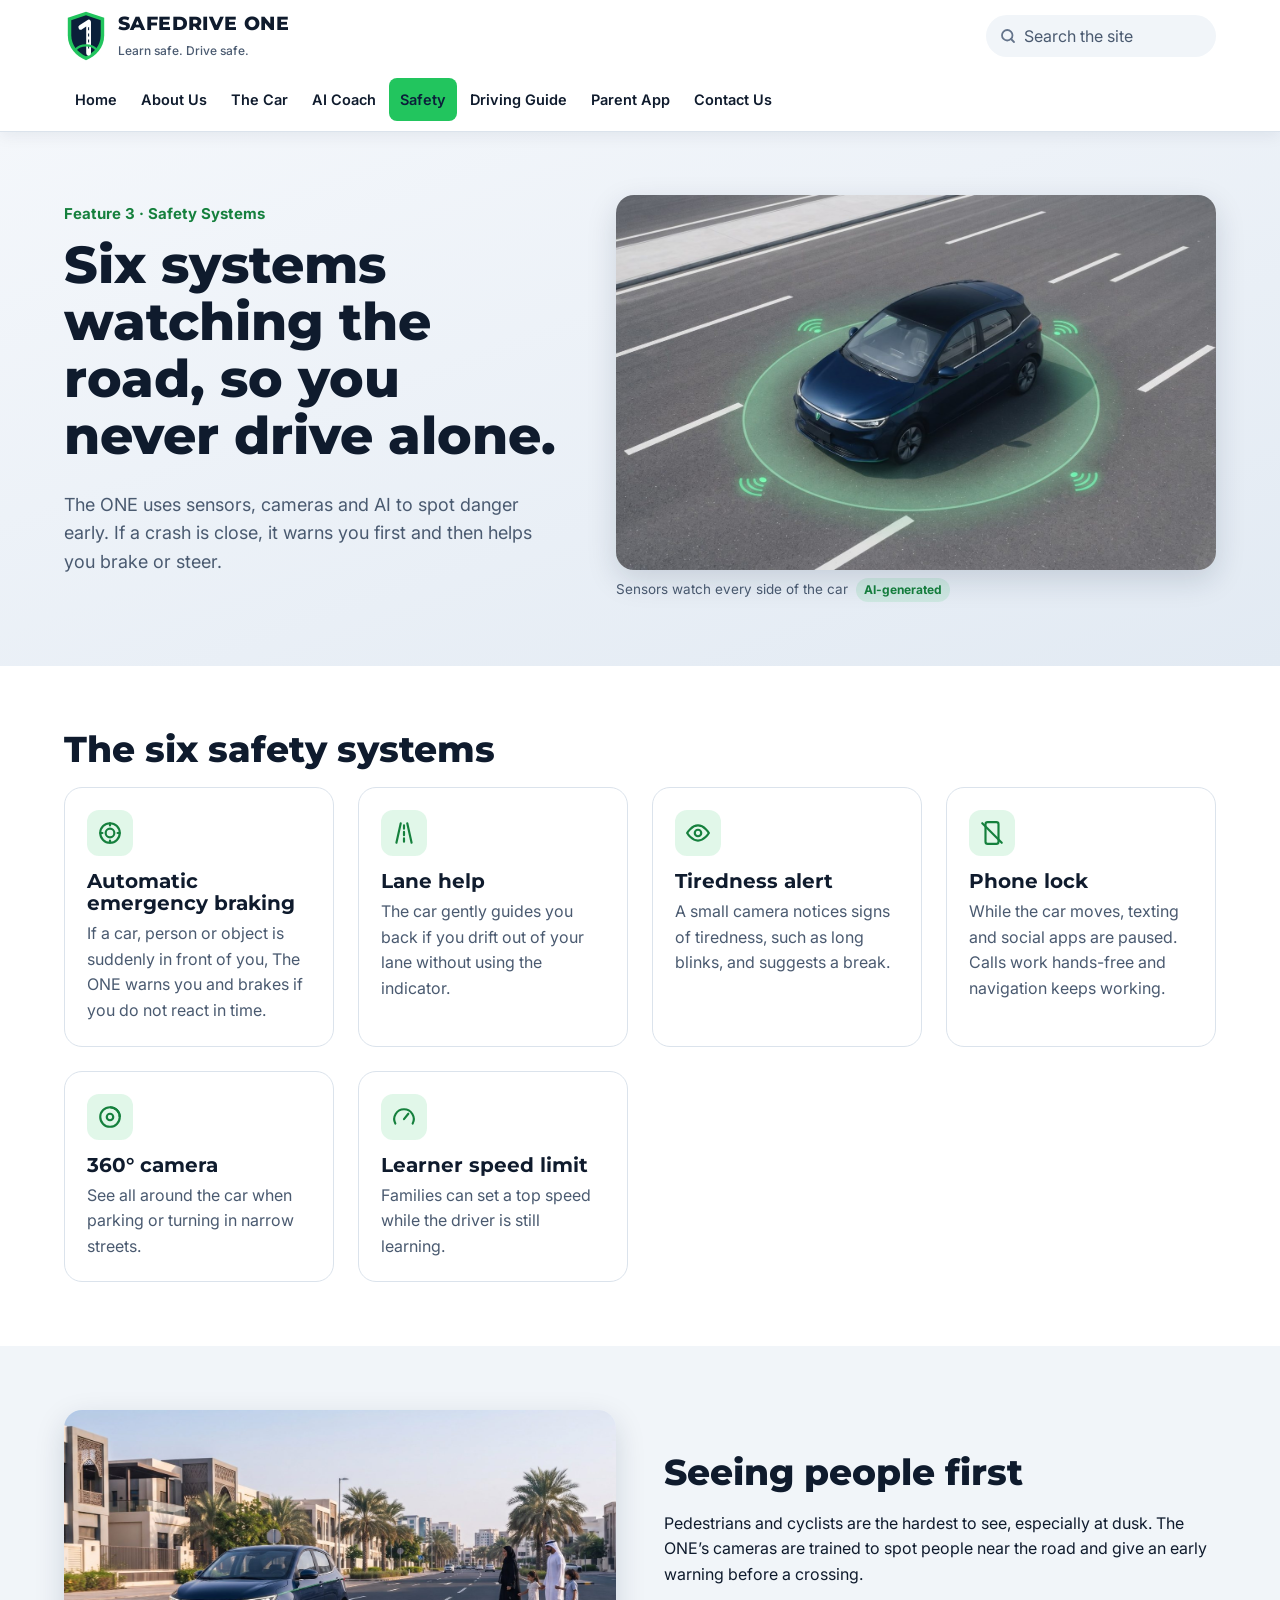
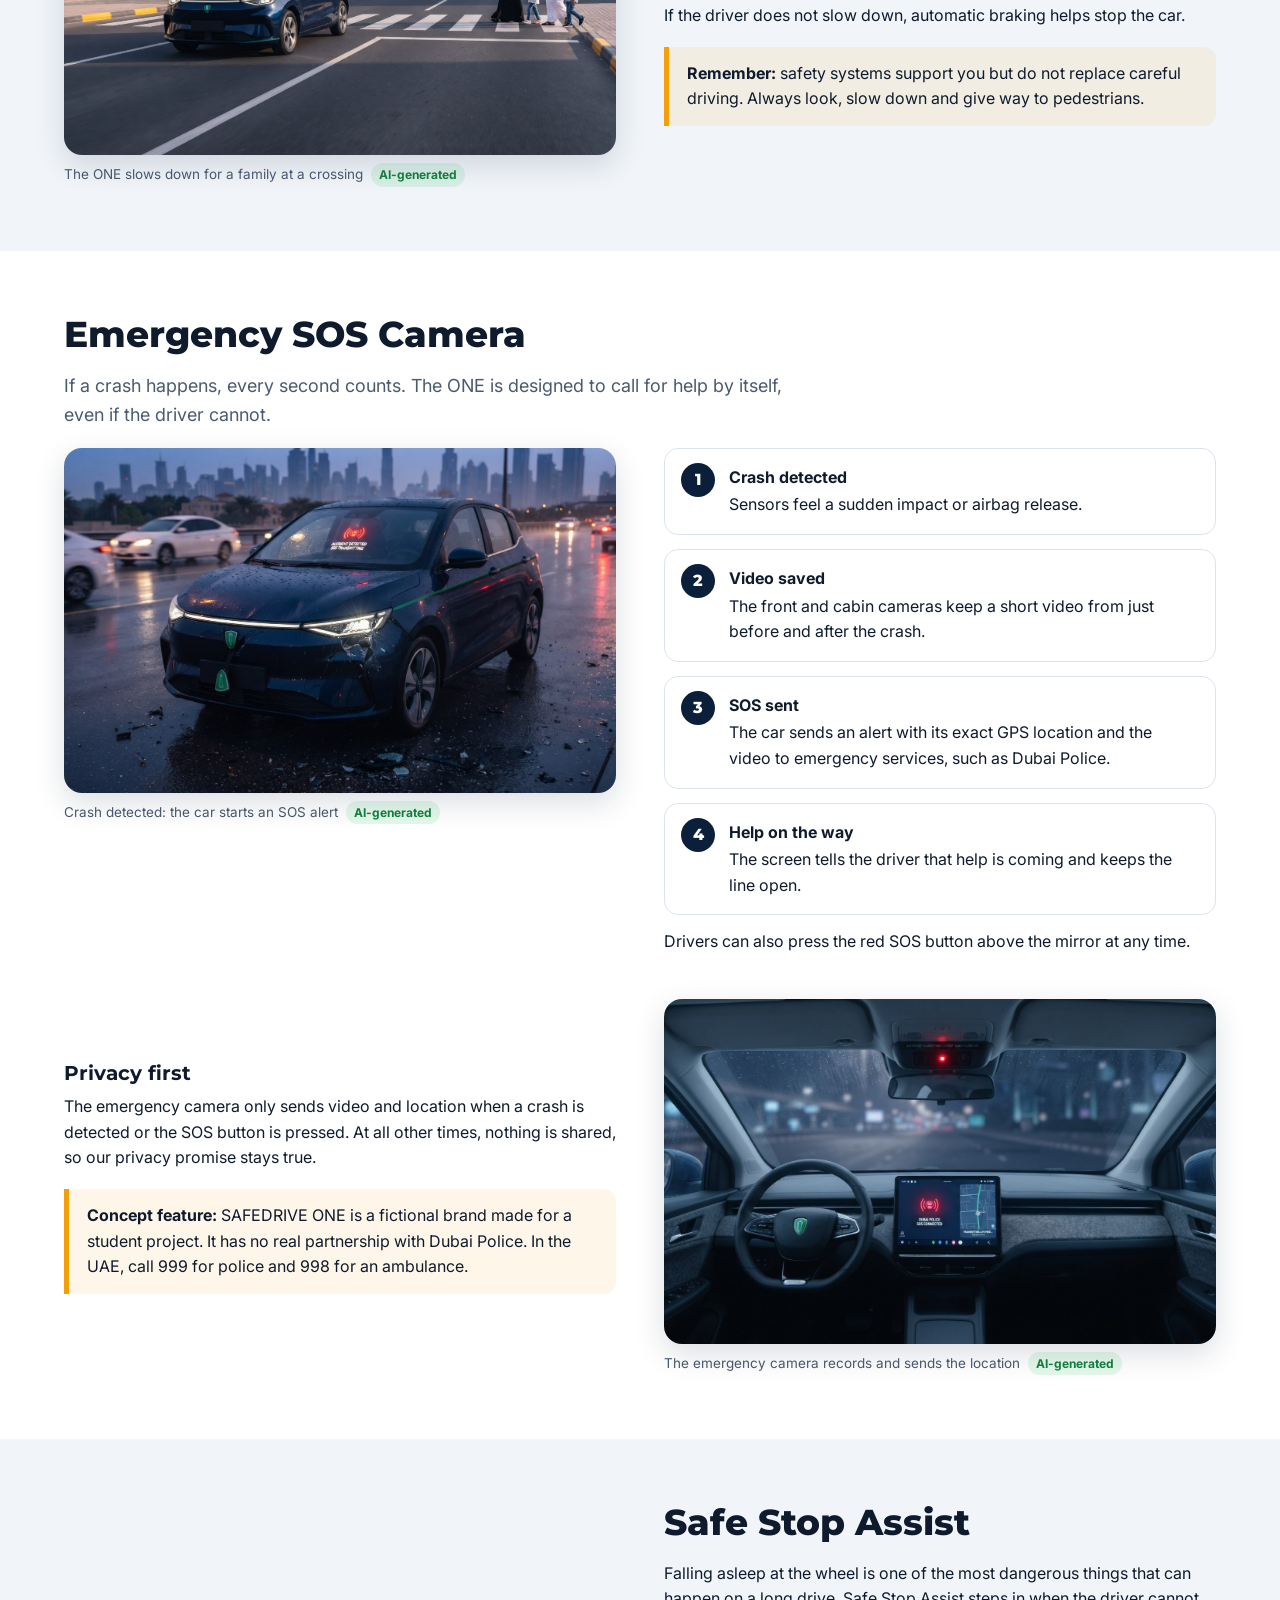
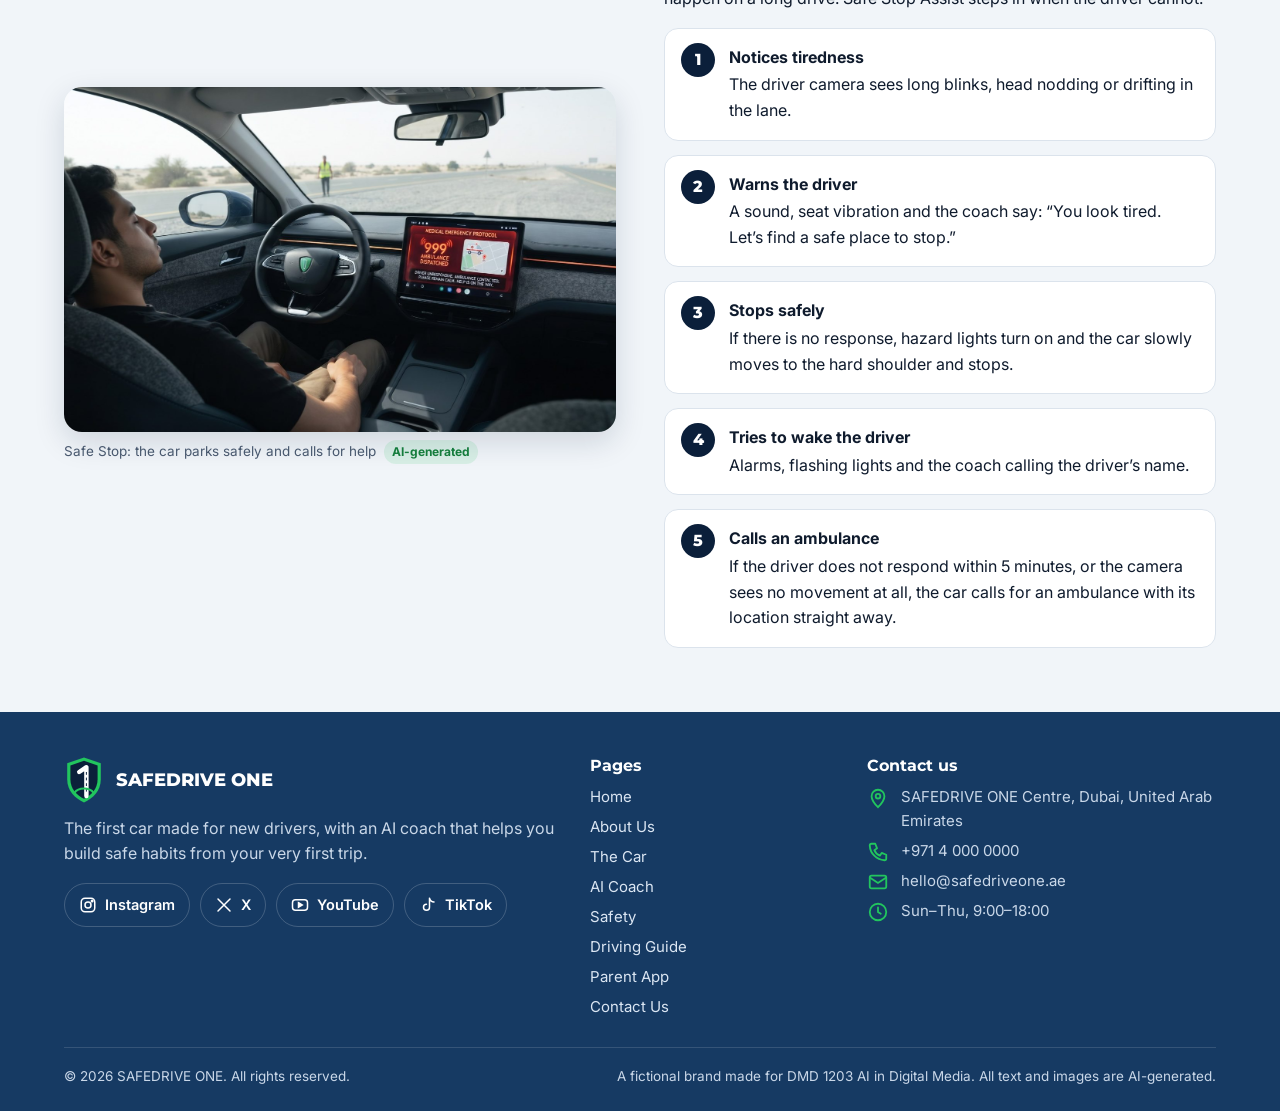
<file: safety.html>
<!DOCTYPE html>
<html lang="en"><head><meta charset="utf-8"><meta name="viewport" content="width=device-width,initial-scale=1">
<title>Safety | SAFEDRIVE ONE</title><meta name="description" content="The safety systems that help The ONE prevent accidents.">
<link rel="preconnect" href="https://fonts.googleapis.com"><link rel="preconnect" href="https://fonts.gstatic.com" crossorigin>
<link href="https://fonts.googleapis.com/css2?family=Inter:wght@400;500;600;700&family=Montserrat:wght@700;800&display=swap" rel="stylesheet">
<link rel="stylesheet" href="style.css">
<link rel="icon" href="data:image/svg+xml,<svg viewBox='0 0 100 120' xmlns='http://www.w3.org/2000/svg'><path d='M50 4 L92 18 V58 C92 88 72 106 50 116 C28 106 8 88 8 58 V18 Z' fill='%2322C55E'/><path d='M50 12 L84 23.5 V58 C84 83 67 98 50 107 C33 98 16 83 16 58 V23.5 Z' fill='%230B1F3A'/><path d='M38 40 L56 28 V100' fill='none' stroke='%23fff' stroke-width='11' stroke-linecap='round' stroke-linejoin='round'/><path d='M56 40 V92' stroke='%230B1F3A' stroke-width='2.4' stroke-dasharray='7 7'/><path d='M26 92 C36 78 64 78 74 92' fill='none' stroke='%2322C55E' stroke-width='5' stroke-linecap='round'/></svg>">
</head><body>
<header class="site-head"><div class="head-in">
<a class="brand" href="index.html" aria-label="SAFEDRIVE ONE home"><svg viewBox="0 0 100 120" aria-hidden="true"><path d="M50 4 L92 18 V58 C92 88 72 106 50 116 C28 106 8 88 8 58 V18 Z" fill="#22C55E"/><path d="M50 12 L84 23.5 V58 C84 83 67 98 50 107 C33 98 16 83 16 58 V23.5 Z" fill="#0B1F3A"/><path d="M38 40 L56 28 V100" fill="none" stroke="#fff" stroke-width="11" stroke-linecap="round" stroke-linejoin="round"/><path d="M56 40 V92" stroke="#0B1F3A" stroke-width="2.4" stroke-dasharray="7 7"/><path d="M26 92 C36 78 64 78 74 92" fill="none" stroke="#22C55E" stroke-width="5" stroke-linecap="round"/></svg><span><b>SAFEDRIVE ONE</b><small>Learn safe. Drive safe.</small></span></a>
<div class="search" role="search"><label for="q" style="position:absolute;left:-9999px">Search the site</label><svg viewBox="0 0 24 24" fill="none" stroke="#64748b" stroke-width="2.4" stroke-linecap="round"><circle cx="11" cy="11" r="7"/><path d="m20 20-4-4"/></svg><input id="q" type="search" placeholder="Search the site" autocomplete="off"><div class="results" id="results" aria-live="polite"></div></div>
<button class="menu-btn" aria-expanded="false" aria-controls="nav">Menu</button>
<nav class="nav" id="nav" aria-label="Main"><a href="index.html">Home</a><a href="about.html">About Us</a><a href="the-car.html">The Car</a><a href="ai-coach.html">AI Coach</a><a href="safety.html" aria-current=page>Safety</a><a href="driving-guide.html">Driving Guide</a><a href="parent-app.html">Parent App</a><a href="contact.html">Contact Us</a></nav>
</div></header>
<main>
<section class="band hero" id="top"><div class="wrap"><div class="fade"><div class="kicker">Feature 3 · Safety Systems</div><h1>Six systems watching the road, so you never drive alone.</h1><p>The ONE uses sensors, cameras and AI to spot danger early. If a crash is close, it warns you first and then helps you brake or steer.</p></div><figure class="ai "><div class="frame"><img src="images/one-sensors.jpg" alt="Sensors watch every side of the car" loading="lazy"></div><figcaption>Sensors watch every side of the car <span class="tag">AI-generated</span></figcaption></figure></div></section>
<section class="band" id="systems"><div class="wrap">
<h2>The six safety systems</h2>
<div class="grid"><div class="card"><div class="ico"><svg viewBox="0 0 24 24" fill="none" stroke="#15803d" stroke-width="2" stroke-linecap="round"><circle cx="12" cy="12" r="9"/><circle cx="12" cy="12" r="4"/><path d="M12 3v2M12 19v2M3 12h2M19 12h2"/></svg></div><h3>Automatic emergency braking</h3><p>If a car, person or object is suddenly in front of you, The ONE warns you and brakes if you do not react in time.</p></div><div class="card"><div class="ico"><svg viewBox="0 0 24 24" fill="none" stroke="#15803d" stroke-width="2" stroke-linecap="round"><path d="M5 21 9 3M19 21 15 3M12 5v3M12 11v3M12 17v3"/></svg></div><h3>Lane help</h3><p>The car gently guides you back if you drift out of your lane without using the indicator.</p></div><div class="card"><div class="ico"><svg viewBox="0 0 24 24" fill="none" stroke="#15803d" stroke-width="2"><path d="M2 12s4-7 10-7 10 7 10 7-4 7-10 7S2 12 2 12Z"/><circle cx="12" cy="12" r="3"/></svg></div><h3>Tiredness alert</h3><p>A small camera notices signs of tiredness, such as long blinks, and suggests a break.</p></div><div class="card"><div class="ico"><svg viewBox="0 0 24 24" fill="none" stroke="#15803d" stroke-width="2" stroke-linecap="round"><rect x="6" y="2" width="12" height="20" rx="2"/><path d="M3 3l18 18"/></svg></div><h3>Phone lock</h3><p>While the car moves, texting and social apps are paused. Calls work hands-free and navigation keeps working.</p></div><div class="card"><div class="ico"><svg viewBox="0 0 24 24" fill="none" stroke="#15803d" stroke-width="2"><circle cx="12" cy="12" r="9"/><circle cx="12" cy="12" r="3"/><path d="M12 3a9 9 0 0 1 9 9"/></svg></div><h3>360° camera</h3><p>See all around the car when parking or turning in narrow streets.</p></div><div class="card"><div class="ico"><svg viewBox="0 0 24 24" fill="none" stroke="#15803d" stroke-width="2" stroke-linecap="round"><path d="M4 18a9 9 0 1 1 16 0"/><path d="M12 14l4-5"/></svg></div><h3>Learner speed limit</h3><p>Families can set a top speed while the driver is still learning.</p></div></div>
</div></section>
<section class="band soft" id="crossing"><div class="wrap two">
<figure class="ai "><div class="frame"><img src="images/one-crossing.jpg" alt="The ONE slows down for a family at a crossing" loading="lazy"></div><figcaption>The ONE slows down for a family at a crossing <span class="tag">AI-generated</span></figcaption></figure>
<div><h2>Seeing people first</h2>
<p>Pedestrians and cyclists are the hardest to see, especially at dusk. The ONE’s cameras are trained to spot people near the road and give an early warning before a crossing.</p>
<p>If the driver does not slow down, automatic braking helps stop the car.</p>
<div class="note"><p><b>Remember:</b> safety systems support you but do not replace careful driving. Always look, slow down and give way to pedestrians.</p></div></div>
</div></section>
<section class="band" id="sos"><div class="wrap">
<h2>Emergency SOS Camera</h2>
<p class="lead">If a crash happens, every second counts. The ONE is designed to call for help by itself, even if the driver cannot.</p>
<div class="two" style="align-items:start">
<figure class="ai "><div class="frame"><img src="images/one-sos-crash.jpg" alt="Crash detected: the car starts an SOS alert" loading="lazy"></div><figcaption>Crash detected: the car starts an SOS alert <span class="tag">AI-generated</span></figcaption></figure>
<div><ol class="steps">
<li><b>Crash detected</b>Sensors feel a sudden impact or airbag release.</li>
<li><b>Video saved</b>The front and cabin cameras keep a short video from just before and after the crash.</li>
<li><b>SOS sent</b>The car sends an alert with its exact GPS location and the video to emergency services, such as Dubai Police.</li>
<li><b>Help on the way</b>The screen tells the driver that help is coming and keeps the line open.</li>
</ol>
<p style="margin-top:14px">Drivers can also press the red SOS button above the mirror at any time.</p></div>
</div>
<div class="two" style="margin-top:28px">
<div><h3>Privacy first</h3><p>The emergency camera only sends video and location when a crash is detected or the SOS button is pressed. At all other times, nothing is shared, so our privacy promise stays true.</p>
<div class="note"><p><b>Concept feature:</b> SAFEDRIVE ONE is a fictional brand made for a student project. It has no real partnership with Dubai Police. In the UAE, call 999 for police and 998 for an ambulance.</p></div></div>
<figure class="ai "><div class="frame"><img src="images/one-sos-police.jpg" alt="The emergency camera records and sends the location" loading="lazy"></div><figcaption>The emergency camera records and sends the location <span class="tag">AI-generated</span></figcaption></figure>
</div></div></section>
<section class="band soft" id="safe-stop"><div class="wrap two">
<figure class="ai "><div class="frame"><img src="images/one-safe-stop.jpg" alt="Safe Stop: the car parks safely and calls for help" loading="lazy"></div><figcaption>Safe Stop: the car parks safely and calls for help <span class="tag">AI-generated</span></figcaption></figure>
<div><h2>Safe Stop Assist</h2>
<p>Falling asleep at the wheel is one of the most dangerous things that can happen on a long drive. Safe Stop Assist steps in when the driver cannot.</p>
<ol class="steps">
<li><b>Notices tiredness</b>The driver camera sees long blinks, head nodding or drifting in the lane.</li>
<li><b>Warns the driver</b>A sound, seat vibration and the coach say: “You look tired. Let’s find a safe place to stop.”</li>
<li><b>Stops safely</b>If there is no response, hazard lights turn on and the car slowly moves to the hard shoulder and stops.</li>
<li><b>Tries to wake the driver</b>Alarms, flashing lights and the coach calling the driver’s name.</li>
<li><b>Calls an ambulance</b>If the driver does not respond within 5 minutes, or the camera sees no movement at all, the car calls for an ambulance with its location straight away.</li>
</ol></div>
</div></section>
</main>
<footer class="site-foot"><div class="foot-in">
<div><div class="foot-brand"><svg viewBox="0 0 100 120" aria-hidden="true"><path d="M50 4 L92 18 V58 C92 88 72 106 50 116 C28 106 8 88 8 58 V18 Z" fill="#22C55E"/><path d="M50 12 L84 23.5 V58 C84 83 67 98 50 107 C33 98 16 83 16 58 V23.5 Z" fill="#0B1F3A"/><path d="M38 40 L56 28 V100" fill="none" stroke="#fff" stroke-width="11" stroke-linecap="round" stroke-linejoin="round"/><path d="M56 40 V92" stroke="#0B1F3A" stroke-width="2.4" stroke-dasharray="7 7"/><path d="M26 92 C36 78 64 78 74 92" fill="none" stroke="#22C55E" stroke-width="5" stroke-linecap="round"/></svg><b>SAFEDRIVE ONE</b></div><p>The first car made for new drivers, with an AI coach that helps you build safe habits from your very first trip.</p><div class="social"><a href="#" aria-label="SAFEDRIVE ONE on Instagram"><svg viewBox="0 0 24 24" fill="none" stroke="currentColor" stroke-width="2"><rect x="3" y="3" width="18" height="18" rx="5"/><circle cx="12" cy="12" r="4"/><circle cx="17.5" cy="6.5" r="1" fill="currentColor"/></svg>Instagram</a><a href="#" aria-label="SAFEDRIVE ONE on X"><svg viewBox="0 0 24 24" fill="none" stroke="currentColor" stroke-width="2" stroke-linecap="round"><path d="M4 4l16 16M20 4 4 20"/></svg>X</a><a href="#" aria-label="SAFEDRIVE ONE on YouTube"><svg viewBox="0 0 24 24" fill="none" stroke="currentColor" stroke-width="2"><rect x="2" y="5" width="20" height="14" rx="4"/><path d="m10 9 5 3-5 3z" fill="currentColor"/></svg>YouTube</a><a href="#" aria-label="SAFEDRIVE ONE on TikTok"><svg viewBox="0 0 24 24" fill="none" stroke="currentColor" stroke-width="2" stroke-linecap="round"><path d="M14 3v12a4 4 0 1 1-4-4M14 3c1 3 3 5 6 5"/></svg>TikTok</a></div></div>
<div><h4>Pages</h4><ul><li><a href="index.html">Home</a></li><li><a href="about.html">About Us</a></li><li><a href="the-car.html">The Car</a></li><li><a href="ai-coach.html">AI Coach</a></li><li><a href="safety.html">Safety</a></li><li><a href="driving-guide.html">Driving Guide</a></li><li><a href="parent-app.html">Parent App</a></li><li><a href="contact.html">Contact Us</a></li></ul></div>
<div><h4>Contact us</h4><ul class="contact-list">
<li><svg viewBox="0 0 24 24" fill="none" stroke="#22C55E" stroke-width="2"><path d="M12 22s7-7 7-12a7 7 0 0 0-14 0c0 5 7 12 7 12z"/><circle cx="12" cy="10" r="2.5"/></svg><span>SAFEDRIVE ONE Centre, Dubai, United Arab Emirates</span></li>
<li><svg viewBox="0 0 24 24" fill="none" stroke="#22C55E" stroke-width="2" stroke-linejoin="round"><path d="M5 3h4l2 5-3 2a11 11 0 0 0 6 6l2-3 5 2v4a2 2 0 0 1-2 2A17 17 0 0 1 3 5a2 2 0 0 1 2-2z"/></svg><span>+971 4 000 0000</span></li>
<li><svg viewBox="0 0 24 24" fill="none" stroke="#22C55E" stroke-width="2"><rect x="3" y="5" width="18" height="14" rx="2"/><path d="m3 7 9 6 9-6"/></svg><span>hello@safedriveone.ae</span></li>
<li><svg viewBox="0 0 24 24" fill="none" stroke="#22C55E" stroke-width="2" stroke-linecap="round"><circle cx="12" cy="12" r="9"/><path d="M12 7v5l3 2"/></svg><span>Sun–Thu, 9:00–18:00</span></li></ul></div>
</div>
<div class="copy"><span>© 2026 SAFEDRIVE ONE. All rights reserved.</span><span>A fictional brand made for DMD 1203 AI in Digital Media. All text and images are AI-generated.</span></div>
</footer>
<script src="search-index.js"></script>
<script src="script.js"></script>
</body></html>
</file>
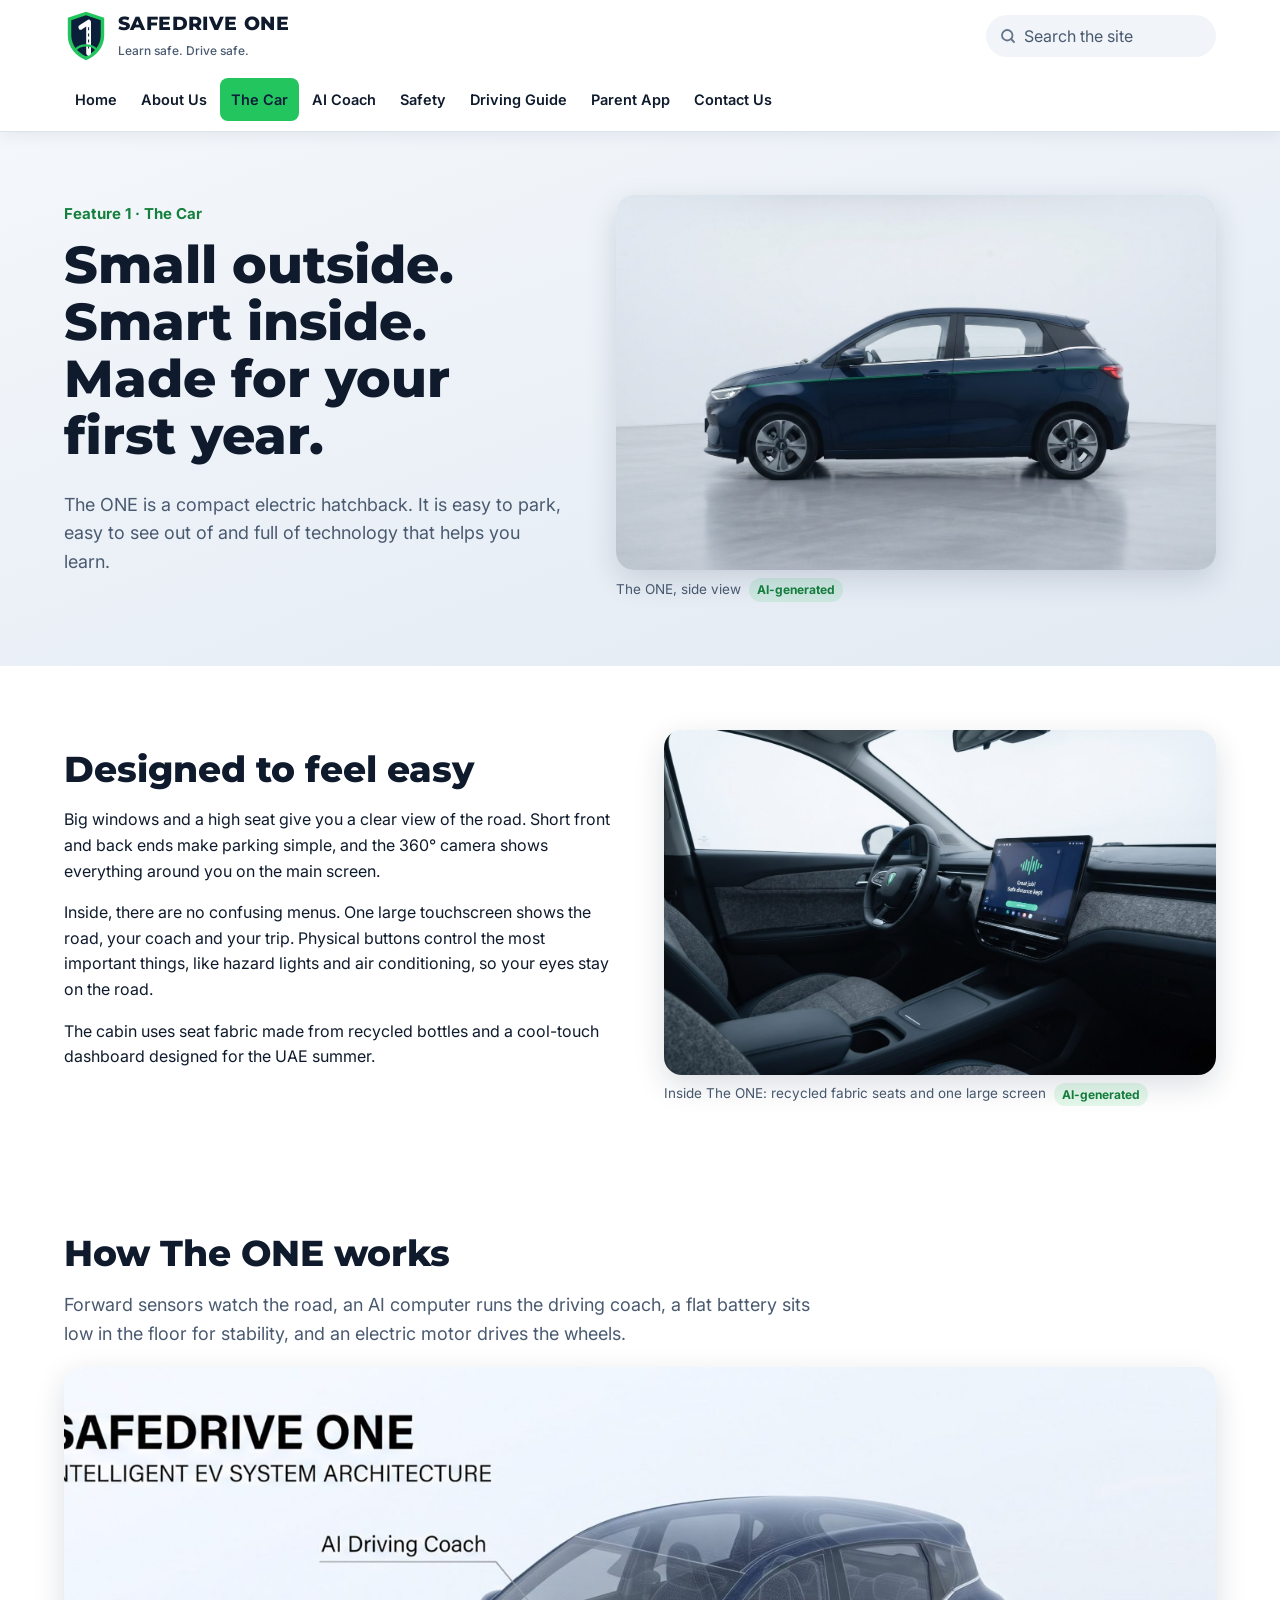
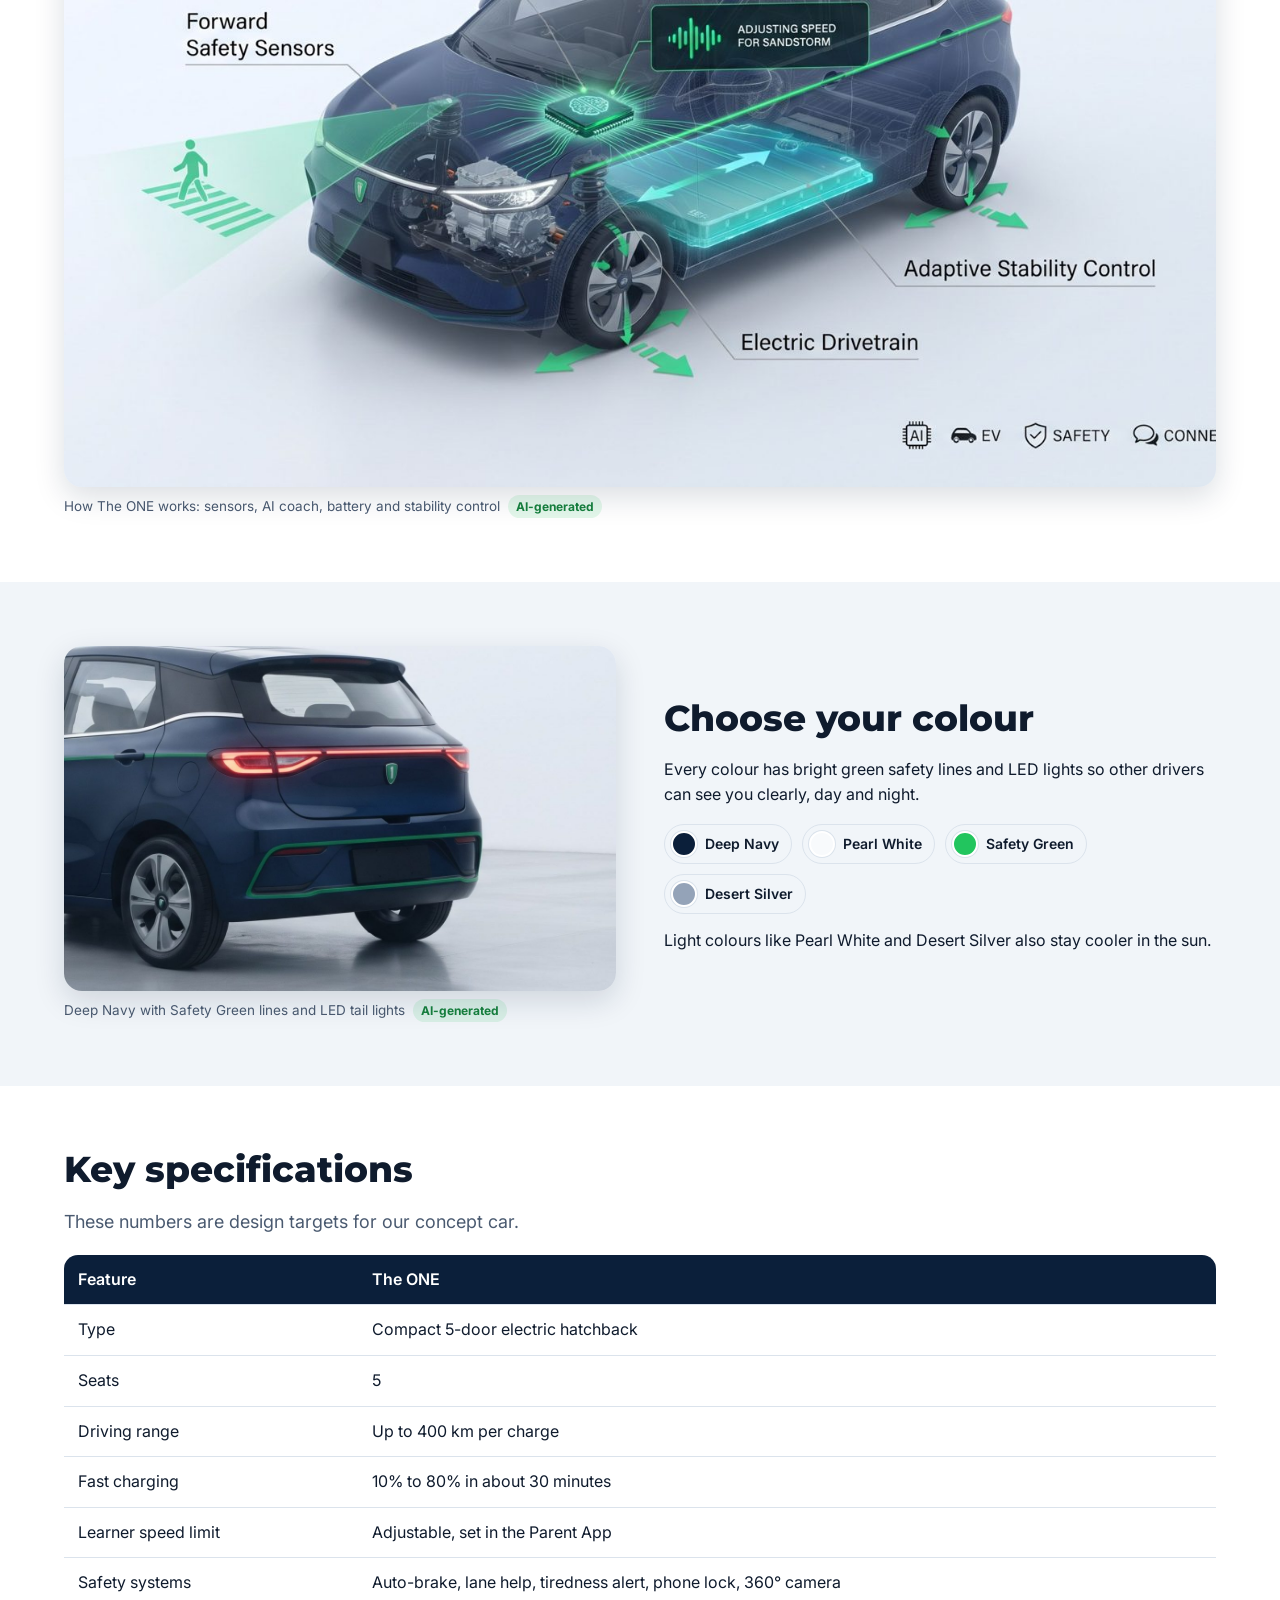
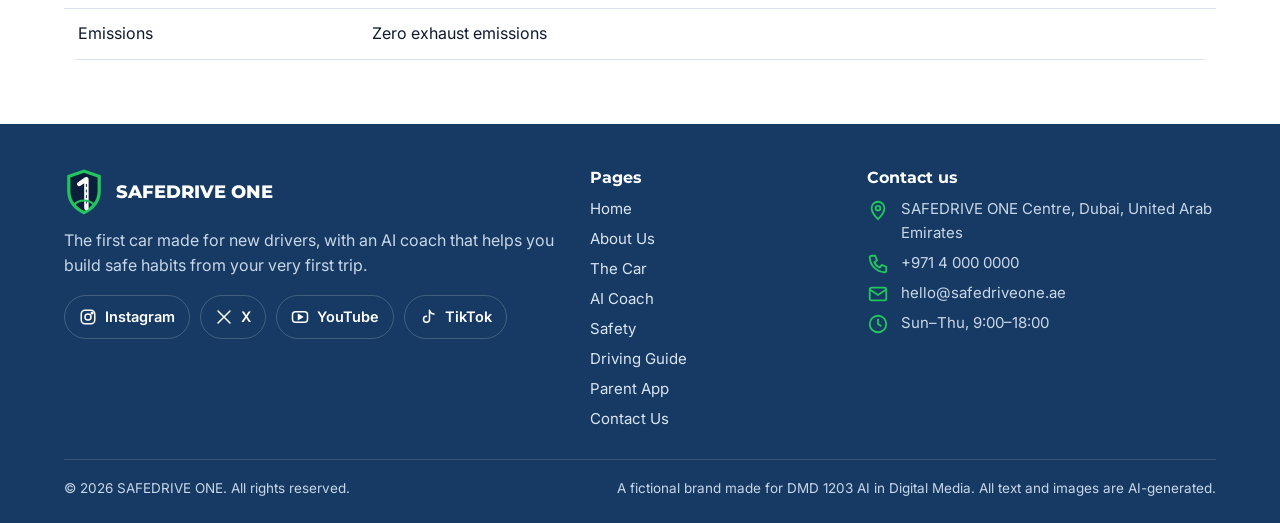
<file: the-car.html>
<!DOCTYPE html>
<html lang="en"><head><meta charset="utf-8"><meta name="viewport" content="width=device-width,initial-scale=1">
<title>The Car | SAFEDRIVE ONE</title><meta name="description" content="Design, colours and specifications of The ONE.">
<link rel="preconnect" href="https://fonts.googleapis.com"><link rel="preconnect" href="https://fonts.gstatic.com" crossorigin>
<link href="https://fonts.googleapis.com/css2?family=Inter:wght@400;500;600;700&family=Montserrat:wght@700;800&display=swap" rel="stylesheet">
<link rel="stylesheet" href="style.css">
<link rel="icon" href="data:image/svg+xml,<svg viewBox='0 0 100 120' xmlns='http://www.w3.org/2000/svg'><path d='M50 4 L92 18 V58 C92 88 72 106 50 116 C28 106 8 88 8 58 V18 Z' fill='%2322C55E'/><path d='M50 12 L84 23.5 V58 C84 83 67 98 50 107 C33 98 16 83 16 58 V23.5 Z' fill='%230B1F3A'/><path d='M38 40 L56 28 V100' fill='none' stroke='%23fff' stroke-width='11' stroke-linecap='round' stroke-linejoin='round'/><path d='M56 40 V92' stroke='%230B1F3A' stroke-width='2.4' stroke-dasharray='7 7'/><path d='M26 92 C36 78 64 78 74 92' fill='none' stroke='%2322C55E' stroke-width='5' stroke-linecap='round'/></svg>">
</head><body>
<header class="site-head"><div class="head-in">
<a class="brand" href="index.html" aria-label="SAFEDRIVE ONE home"><svg viewBox="0 0 100 120" aria-hidden="true"><path d="M50 4 L92 18 V58 C92 88 72 106 50 116 C28 106 8 88 8 58 V18 Z" fill="#22C55E"/><path d="M50 12 L84 23.5 V58 C84 83 67 98 50 107 C33 98 16 83 16 58 V23.5 Z" fill="#0B1F3A"/><path d="M38 40 L56 28 V100" fill="none" stroke="#fff" stroke-width="11" stroke-linecap="round" stroke-linejoin="round"/><path d="M56 40 V92" stroke="#0B1F3A" stroke-width="2.4" stroke-dasharray="7 7"/><path d="M26 92 C36 78 64 78 74 92" fill="none" stroke="#22C55E" stroke-width="5" stroke-linecap="round"/></svg><span><b>SAFEDRIVE ONE</b><small>Learn safe. Drive safe.</small></span></a>
<div class="search" role="search"><label for="q" style="position:absolute;left:-9999px">Search the site</label><svg viewBox="0 0 24 24" fill="none" stroke="#64748b" stroke-width="2.4" stroke-linecap="round"><circle cx="11" cy="11" r="7"/><path d="m20 20-4-4"/></svg><input id="q" type="search" placeholder="Search the site" autocomplete="off"><div class="results" id="results" aria-live="polite"></div></div>
<button class="menu-btn" aria-expanded="false" aria-controls="nav">Menu</button>
<nav class="nav" id="nav" aria-label="Main"><a href="index.html">Home</a><a href="about.html">About Us</a><a href="the-car.html" aria-current=page>The Car</a><a href="ai-coach.html">AI Coach</a><a href="safety.html">Safety</a><a href="driving-guide.html">Driving Guide</a><a href="parent-app.html">Parent App</a><a href="contact.html">Contact Us</a></nav>
</div></header>
<main>
<section class="band hero" id="top"><div class="wrap"><div class="fade"><div class="kicker">Feature 1 · The Car</div><h1>Small outside. Smart inside. Made for your first year.</h1><p>The ONE is a compact electric hatchback. It is easy to park, easy to see out of and full of technology that helps you learn.</p></div><figure class="ai "><div class="frame"><img src="images/one-side.jpg" alt="The ONE, side view" loading="lazy"></div><figcaption>The ONE, side view <span class="tag">AI-generated</span></figcaption></figure></div></section>
<section class="band" id="design"><div class="wrap two">
<div><h2>Designed to feel easy</h2>
<p>Big windows and a high seat give you a clear view of the road. Short front and back ends make parking simple, and the 360° camera shows everything around you on the main screen.</p>
<p>Inside, there are no confusing menus. One large touchscreen shows the road, your coach and your trip. Physical buttons control the most important things, like hazard lights and air conditioning, so your eyes stay on the road.</p>
<p>The cabin uses seat fabric made from recycled bottles and a cool-touch dashboard designed for the UAE summer.</p></div>
<figure class="ai "><div class="frame"><img src="images/one-interior.jpg" alt="Inside The ONE: recycled fabric seats and one large screen" loading="lazy"></div><figcaption>Inside The ONE: recycled fabric seats and one large screen <span class="tag">AI-generated</span></figcaption></figure>
</div></section>
<section class="band" id="how-it-works"><div class="wrap">
<h2>How The ONE works</h2>
<p class="lead">Forward sensors watch the road, an AI computer runs the driving coach, a flat battery sits low in the floor for stability, and an electric motor drives the wheels.</p>
<figure class="ai "><div class="frame"><img src="images/one-how-it-works.jpg" alt="How The ONE works: sensors, AI coach, battery and stability control" loading="lazy"></div><figcaption>How The ONE works: sensors, AI coach, battery and stability control <span class="tag">AI-generated</span></figcaption></figure>
</div></section>
<section class="band soft" id="colours"><div class="wrap two">
<figure class="ai "><div class="frame"><img src="images/one-rear-lights.jpg" alt="Deep Navy with Safety Green lines and LED tail lights" loading="lazy"></div><figcaption>Deep Navy with Safety Green lines and LED tail lights <span class="tag">AI-generated</span></figcaption></figure>
<div><h2>Choose your colour</h2>
<p>Every colour has bright green safety lines and LED lights so other drivers can see you clearly, day and night.</p>
<div class="swatches"><span class="sw"><i style="background:#0B1F3A"></i>Deep Navy</span><span class="sw"><i style="background:#f8fafc"></i>Pearl White</span><span class="sw"><i style="background:#22C55E"></i>Safety Green</span><span class="sw"><i style="background:#94a3b8"></i>Desert Silver</span></div>
<p>Light colours like Pearl White and Desert Silver also stay cooler in the sun.</p></div>
</div></section>
<section class="band" id="specs"><div class="wrap">
<h2>Key specifications</h2>
<p class="lead">These numbers are design targets for our concept car.</p>
<table><thead><tr><th>Feature</th><th>The ONE</th></tr></thead><tbody>
<tr><td>Type</td><td>Compact 5-door electric hatchback</td></tr>
<tr><td>Seats</td><td>5</td></tr>
<tr><td>Driving range</td><td>Up to 400 km per charge</td></tr>
<tr><td>Fast charging</td><td>10% to 80% in about 30 minutes</td></tr>
<tr><td>Learner speed limit</td><td>Adjustable, set in the Parent App</td></tr>
<tr><td>Safety systems</td><td>Auto-brake, lane help, tiredness alert, phone lock, 360° camera</td></tr>
<tr><td>Emissions</td><td>Zero exhaust emissions</td></tr>
</tbody></table></div></section>
</main>
<footer class="site-foot"><div class="foot-in">
<div><div class="foot-brand"><svg viewBox="0 0 100 120" aria-hidden="true"><path d="M50 4 L92 18 V58 C92 88 72 106 50 116 C28 106 8 88 8 58 V18 Z" fill="#22C55E"/><path d="M50 12 L84 23.5 V58 C84 83 67 98 50 107 C33 98 16 83 16 58 V23.5 Z" fill="#0B1F3A"/><path d="M38 40 L56 28 V100" fill="none" stroke="#fff" stroke-width="11" stroke-linecap="round" stroke-linejoin="round"/><path d="M56 40 V92" stroke="#0B1F3A" stroke-width="2.4" stroke-dasharray="7 7"/><path d="M26 92 C36 78 64 78 74 92" fill="none" stroke="#22C55E" stroke-width="5" stroke-linecap="round"/></svg><b>SAFEDRIVE ONE</b></div><p>The first car made for new drivers, with an AI coach that helps you build safe habits from your very first trip.</p><div class="social"><a href="#" aria-label="SAFEDRIVE ONE on Instagram"><svg viewBox="0 0 24 24" fill="none" stroke="currentColor" stroke-width="2"><rect x="3" y="3" width="18" height="18" rx="5"/><circle cx="12" cy="12" r="4"/><circle cx="17.5" cy="6.5" r="1" fill="currentColor"/></svg>Instagram</a><a href="#" aria-label="SAFEDRIVE ONE on X"><svg viewBox="0 0 24 24" fill="none" stroke="currentColor" stroke-width="2" stroke-linecap="round"><path d="M4 4l16 16M20 4 4 20"/></svg>X</a><a href="#" aria-label="SAFEDRIVE ONE on YouTube"><svg viewBox="0 0 24 24" fill="none" stroke="currentColor" stroke-width="2"><rect x="2" y="5" width="20" height="14" rx="4"/><path d="m10 9 5 3-5 3z" fill="currentColor"/></svg>YouTube</a><a href="#" aria-label="SAFEDRIVE ONE on TikTok"><svg viewBox="0 0 24 24" fill="none" stroke="currentColor" stroke-width="2" stroke-linecap="round"><path d="M14 3v12a4 4 0 1 1-4-4M14 3c1 3 3 5 6 5"/></svg>TikTok</a></div></div>
<div><h4>Pages</h4><ul><li><a href="index.html">Home</a></li><li><a href="about.html">About Us</a></li><li><a href="the-car.html">The Car</a></li><li><a href="ai-coach.html">AI Coach</a></li><li><a href="safety.html">Safety</a></li><li><a href="driving-guide.html">Driving Guide</a></li><li><a href="parent-app.html">Parent App</a></li><li><a href="contact.html">Contact Us</a></li></ul></div>
<div><h4>Contact us</h4><ul class="contact-list">
<li><svg viewBox="0 0 24 24" fill="none" stroke="#22C55E" stroke-width="2"><path d="M12 22s7-7 7-12a7 7 0 0 0-14 0c0 5 7 12 7 12z"/><circle cx="12" cy="10" r="2.5"/></svg><span>SAFEDRIVE ONE Centre, Dubai, United Arab Emirates</span></li>
<li><svg viewBox="0 0 24 24" fill="none" stroke="#22C55E" stroke-width="2" stroke-linejoin="round"><path d="M5 3h4l2 5-3 2a11 11 0 0 0 6 6l2-3 5 2v4a2 2 0 0 1-2 2A17 17 0 0 1 3 5a2 2 0 0 1 2-2z"/></svg><span>+971 4 000 0000</span></li>
<li><svg viewBox="0 0 24 24" fill="none" stroke="#22C55E" stroke-width="2"><rect x="3" y="5" width="18" height="14" rx="2"/><path d="m3 7 9 6 9-6"/></svg><span>hello@safedriveone.ae</span></li>
<li><svg viewBox="0 0 24 24" fill="none" stroke="#22C55E" stroke-width="2" stroke-linecap="round"><circle cx="12" cy="12" r="9"/><path d="M12 7v5l3 2"/></svg><span>Sun–Thu, 9:00–18:00</span></li></ul></div>
</div>
<div class="copy"><span>© 2026 SAFEDRIVE ONE. All rights reserved.</span><span>A fictional brand made for DMD 1203 AI in Digital Media. All text and images are AI-generated.</span></div>
</footer>
<script src="search-index.js"></script>
<script src="script.js"></script>
</body></html>
</file>
<file: style.css>
/*
VOICE: friendly, calm, confident car brand for new drivers.
IDEA: a showroom brochure that is also a driving lesson.
PICTURE: the navy SAFEDRIVE ONE car on UAE roads, drawn large in every hero.
COLOUR and TYPE: deep navy + safety green, amber only for warnings; Montserrat headings, Inter body.
LAYOUT: sticky navy header, full-width hero bands, card grids, navy footer.
*/
:root{color-scheme:light dark;
  --navy:#0B1F3A;--green:#22C55E;--green-d:#15803d;--amber:#F59E0B;
  --bg:light-dark(#ffffff,#0a1628);--ink:light-dark(#0f1b2d,#e6edf7);
  --soft:light-dark(#F1F5F9,#12233d);--muted:light-dark(#4a5a70,#a9b7cc);
  --line:light-dark(#dbe3ec,#22385a);--card:light-dark(#ffffff,#0f1f37)}
:root[data-theme=light]{color-scheme:light}:root[data-theme=dark]{color-scheme:dark}
*{box-sizing:border-box;min-width:0}
html{scroll-padding-top:96px}
body{margin:0;background:var(--bg);color:var(--ink);font:16px/1.6 Inter,system-ui,sans-serif;overflow-x:clip}
h1,h2,h3{font-family:Montserrat,Inter,sans-serif;line-height:1.1;text-wrap:balance;margin:0 0 .5em}
h1{font-size:clamp(34px,5vw,52px);font-weight:800}
h2{font-size:clamp(26px,3.4vw,36px);font-weight:800}
h3{font-size:20px;font-weight:700}
p{margin:0 0 1em;max-width:68ch}
a{color:var(--green-d)}
:root[data-theme=dark] a{color:var(--green)}
img,svg{display:block;max-width:100%}
.wrap{max-width:1240px;margin:0 auto}
.band{padding:clamp(36px,5vw,72px) max(5vw,16px)}
.soft{background:var(--soft)}
.lead{font-size:18px;color:var(--muted)}

/* header */
.site-head{position:sticky;top:0;z-index:20;background:var(--card);color:var(--ink);box-shadow:0 1px 0 var(--line),0 4px 16px #0b1f3a12}
.head-in{display:flex;align-items:center;gap:16px;padding:10px max(5vw,16px);max-width:1340px;margin:0 auto;flex-wrap:wrap}
.brand{display:flex;align-items:center;gap:10px;color:var(--ink);text-decoration:none;margin-right:auto}
.brand svg{width:44px;height:52px}
.brand b{font:800 19px/1 Montserrat,sans-serif;letter-spacing:.02em}
.brand small{display:block;font-size:12px;color:var(--muted);font-weight:500;margin-top:3px}
.nav{display:flex;flex-wrap:wrap;gap:2px}
.nav a{color:var(--ink);text-decoration:none;padding:10px 11px;border-radius:8px;font-size:14.5px;font-weight:600}
.nav a:hover{background:var(--soft)}
.nav a[aria-current=page]{background:var(--green);color:#0B1F3A}
.menu-btn{display:none;background:none;border:2px solid var(--line);color:var(--ink);border-radius:8px;min-height:44px;padding:0 14px;font:600 15px Inter,sans-serif;cursor:pointer}
.search{position:relative;width:230px}
.search input{width:100%;min-height:42px;border-radius:999px;border:0;padding:0 16px 0 38px;font:16px Inter,sans-serif;background:var(--soft);color:var(--ink)}
.search input::placeholder{color:var(--muted)}
.search input:focus{outline:3px solid var(--green);background:#fff;color:var(--navy)}
.search svg{position:absolute;left:13px;top:12px;width:18px;height:18px;pointer-events:none}
.results{position:absolute;right:0;top:48px;width:min(420px,92vw);background:var(--card);color:var(--ink);border-radius:14px;box-shadow:0 14px 40px #0006;overflow:hidden;display:none}
.results.open{display:block}
.results a{display:block;padding:12px 16px;text-decoration:none;color:var(--ink);border-bottom:1px solid var(--line)}
.results a:hover,.results a:focus{background:var(--soft);outline:none}
.results b{display:block;font-size:15px}
.results span{font-size:13.5px;color:var(--muted)}
.results mark{background:#22c55e55;color:inherit;border-radius:3px}
.results .none{padding:14px 16px;font-size:14px;color:var(--muted)}
@media(max-width:1180px){.nav{order:3;width:100%}.search{order:2}}
@media(max-width:760px){
  .menu-btn{display:block}
  .nav{display:none;flex-direction:column}
  .nav.open{display:flex}
  .nav a{padding:12px}
  .search{order:4;width:100%}
}

/* hero */
.hero{background:linear-gradient(160deg,light-dark(#f4f7fb,#0f1f37) 0%,light-dark(#e2eaf3,#13284a) 100%);color:var(--ink)}
.hero .wrap{display:grid;grid-template-columns:minmax(0,5fr) minmax(0,6fr);gap:clamp(24px,4vw,56px);align-items:center}
.hero p{color:var(--muted);font-size:18px}
.hero .kicker{color:var(--green-d);font-weight:700;font-size:15px;margin-bottom:10px}
.hero h1{color:var(--ink)}
.btns{display:flex;flex-wrap:wrap;gap:12px;margin-top:8px}
.btn{display:inline-flex;align-items:center;min-height:46px;padding:0 22px;border-radius:999px;background:var(--green);color:var(--navy)!important;font-weight:700;text-decoration:none;border:0;font-size:16px;cursor:pointer}
.btn.ghost{background:transparent;color:var(--ink)!important;border:2px solid var(--ink)}
.btn:focus-visible,.nav a:focus-visible,.menu-btn:focus-visible{outline:3px solid var(--amber);outline-offset:2px}
@media(max-width:820px){.hero .wrap{grid-template-columns:1fr}}

/* AI figures */
figure.ai{margin:0}
.frame{position:relative;aspect-ratio:16/10;border-radius:18px;overflow:hidden;background:var(--soft);box-shadow:0 10px 30px #0b1f3a26}
.frame>svg,.frame>img{position:absolute;inset:0;width:100%;height:100%;object-fit:cover}
.frame>img{opacity:0;transition:opacity .4s}
.frame>img.ok{opacity:1}
figure.ai.tall .frame{aspect-ratio:4/5}
figcaption{font-size:13.5px;color:var(--muted);margin-top:8px;display:flex;gap:8px;align-items:center;flex-wrap:wrap}
.hero figcaption{color:var(--muted)}
.tag{font-size:12px;font-weight:700;color:var(--green-d);background:#22c55e1f;border-radius:999px;padding:2px 8px}
.hero .tag{color:var(--green-d)}

/* grids and cards */
.grid{display:grid;gap:24px;grid-template-columns:repeat(auto-fit,minmax(min(100%,260px),1fr))}
.two{display:grid;gap:clamp(24px,4vw,48px);grid-template-columns:repeat(2,minmax(0,1fr));align-items:center}
@media(max-width:820px){.two{grid-template-columns:1fr}}
.card{background:var(--card);border:1px solid var(--line);border-radius:18px;padding:22px}
.card h3{margin-bottom:.35em}
.card p{margin:0;color:var(--muted)}
.card .ico{width:46px;height:46px;border-radius:12px;background:#22c55e22;display:grid;place-items:center;margin-bottom:14px}
.card .ico svg{width:26px;height:26px}
a.card{text-decoration:none;color:var(--ink);display:block;transition:transform .2s,box-shadow .2s}
a.card:hover{transform:translateY(-3px);box-shadow:0 12px 30px #0b1f3a22}
a.card .frame{margin:-8px -8px 16px;border-radius:12px;box-shadow:none}
.more{font-weight:700;color:var(--green-d);margin-top:10px;display:inline-block}
:root[data-theme=dark] .more{color:var(--green)}

/* lists, tables, notes */
.steps{counter-reset:s;list-style:none;padding:0;margin:0;display:grid;gap:14px}
.steps li{counter-increment:s;position:relative;padding:16px 18px 16px 64px;background:var(--card);border:1px solid var(--line);border-radius:14px}
.steps li::before{content:counter(s);position:absolute;left:16px;top:14px;width:34px;height:34px;border-radius:50%;background:var(--navy);color:#fff;font:800 16px/34px Montserrat,sans-serif;text-align:center}
:root[data-theme=dark] .steps li::before{background:var(--green);color:var(--navy)}
.steps b{display:block;margin-bottom:2px}
table{width:100%;border-collapse:collapse;background:var(--card);border-radius:14px;overflow:hidden}
th,td{padding:12px 14px;text-align:left;border-bottom:1px solid var(--line)}
th{background:var(--navy);color:#fff;font-weight:600}
td.num{text-align:right;white-space:nowrap}
.note{border-left:5px solid var(--amber);background:#f59e0b18;padding:14px 18px;border-radius:0 12px 12px 0;margin:18px 0}
.note p{margin:0}
.bubbles{display:grid;gap:12px}
.bubble{background:var(--navy);color:#fff;padding:14px 18px;border-radius:18px 18px 18px 4px;max-width:520px}
.bubble small{display:block;color:var(--green);font-weight:700;font-size:13px;margin-bottom:3px}
.swatches{display:flex;flex-wrap:wrap;gap:10px;margin:14px 0}
.sw{display:flex;align-items:center;gap:8px;padding:6px 12px 6px 6px;border-radius:999px;border:1px solid var(--line);font-size:14px;font-weight:600}
.sw i{width:26px;height:26px;border-radius:50%;border:2px solid #fff;box-shadow:0 0 0 1px var(--line)}
.levels{display:grid;gap:16px;grid-template-columns:repeat(auto-fit,minmax(min(100%,220px),1fr))}
.level{border-radius:16px;padding:20px;color:#fff}
.level p{color:#e3ecf7;margin:0}

/* video */
.video{border-radius:18px;overflow:hidden;background:#1E3A5F;color:#fff}
.video video{width:100%;display:none;aspect-ratio:16/9;background:#000}
.video.has-video video{display:block}
.video.has-video .vfall{display:none}
.vfall{padding:22px}
.board{display:grid;gap:12px;grid-template-columns:repeat(4,minmax(0,1fr))}
@media(max-width:700px){.board{grid-template-columns:repeat(2,minmax(0,1fr))}}
.board figure{margin:0}
.board .frame{aspect-ratio:16/9;border-radius:10px;box-shadow:none}
.board figcaption{color:#c9d7e8;font-size:13px}
.vfall p{color:#c9d7e8}

/* form */
form.contact{display:grid;gap:14px}
label{font-weight:600;font-size:15px;display:grid;gap:6px}
input,select,textarea{font:16px Inter,sans-serif;padding:12px 14px;border-radius:10px;border:1.5px solid var(--line);background:var(--card);color:var(--ink);min-height:46px}
input:focus,select:focus,textarea:focus{outline:3px solid #22c55e66;border-color:var(--green)}
textarea{min-height:130px;resize:vertical}
.err{color:#dc2626;font-size:13.5px;font-weight:500;min-height:1em}
.thanks{display:none;background:#22c55e1f;border:1.5px solid var(--green);border-radius:14px;padding:18px}
.thanks.show{display:block}
.contact-list{list-style:none;padding:0;margin:0;display:grid;gap:12px}
.contact-list li{display:flex;gap:12px;align-items:flex-start}
.contact-list svg{width:22px;height:22px;flex:none;margin-top:2px}
.social{display:flex;gap:10px;flex-wrap:wrap}
.social a{display:inline-flex;align-items:center;gap:8px;min-height:44px;padding:0 14px;border-radius:999px;border:1.5px solid var(--line);text-decoration:none;color:var(--ink);font-weight:600;font-size:14.5px}
.social svg{width:18px;height:18px}

/* footer */
.site-foot{background:#163a63;color:#c9d7e8;padding:44px max(5vw,16px) 24px}
.foot-in{max-width:1240px;margin:0 auto;display:grid;gap:28px;grid-template-columns:2fr 1fr 1.4fr}
@media(max-width:760px){.foot-in{grid-template-columns:1fr}}
.site-foot h4{color:#fff;font:700 16px Montserrat,sans-serif;margin:0 0 10px}
.site-foot a{color:#dbe6f3;text-decoration:none}
.site-foot a:hover{color:var(--green)}
.site-foot ul{list-style:none;padding:0;margin:0;display:grid;gap:6px;font-size:15px}
.site-foot .social a{border-color:#ffffff30;color:#fff}
.copy{max-width:1240px;margin:28px auto 0;padding-top:18px;border-top:1px solid #ffffff22;font-size:13.5px;display:flex;justify-content:space-between;gap:12px;flex-wrap:wrap}
.foot-brand{display:flex;gap:12px;align-items:center;margin-bottom:12px}
.foot-brand svg{width:40px;height:48px}
.foot-brand b{color:#fff;font:800 18px Montserrat,sans-serif}

.fade{animation:up .7s ease both}
@keyframes up{from{opacity:0;transform:translateY(14px)}to{opacity:1;transform:none}}
@media(prefers-reduced-motion:reduce){.fade{animation:none}a.card{transition:none}}
@media(max-width:600px){table{font-size:14px}th,td{padding:10px}}
a.card figcaption{display:none}
.board .tag,.video .tag{color:#86efac;background:#22c55e33}

:root[data-theme=dark] .hero .kicker,:root[data-theme=dark] .hero .tag{color:var(--green)}
</file>
